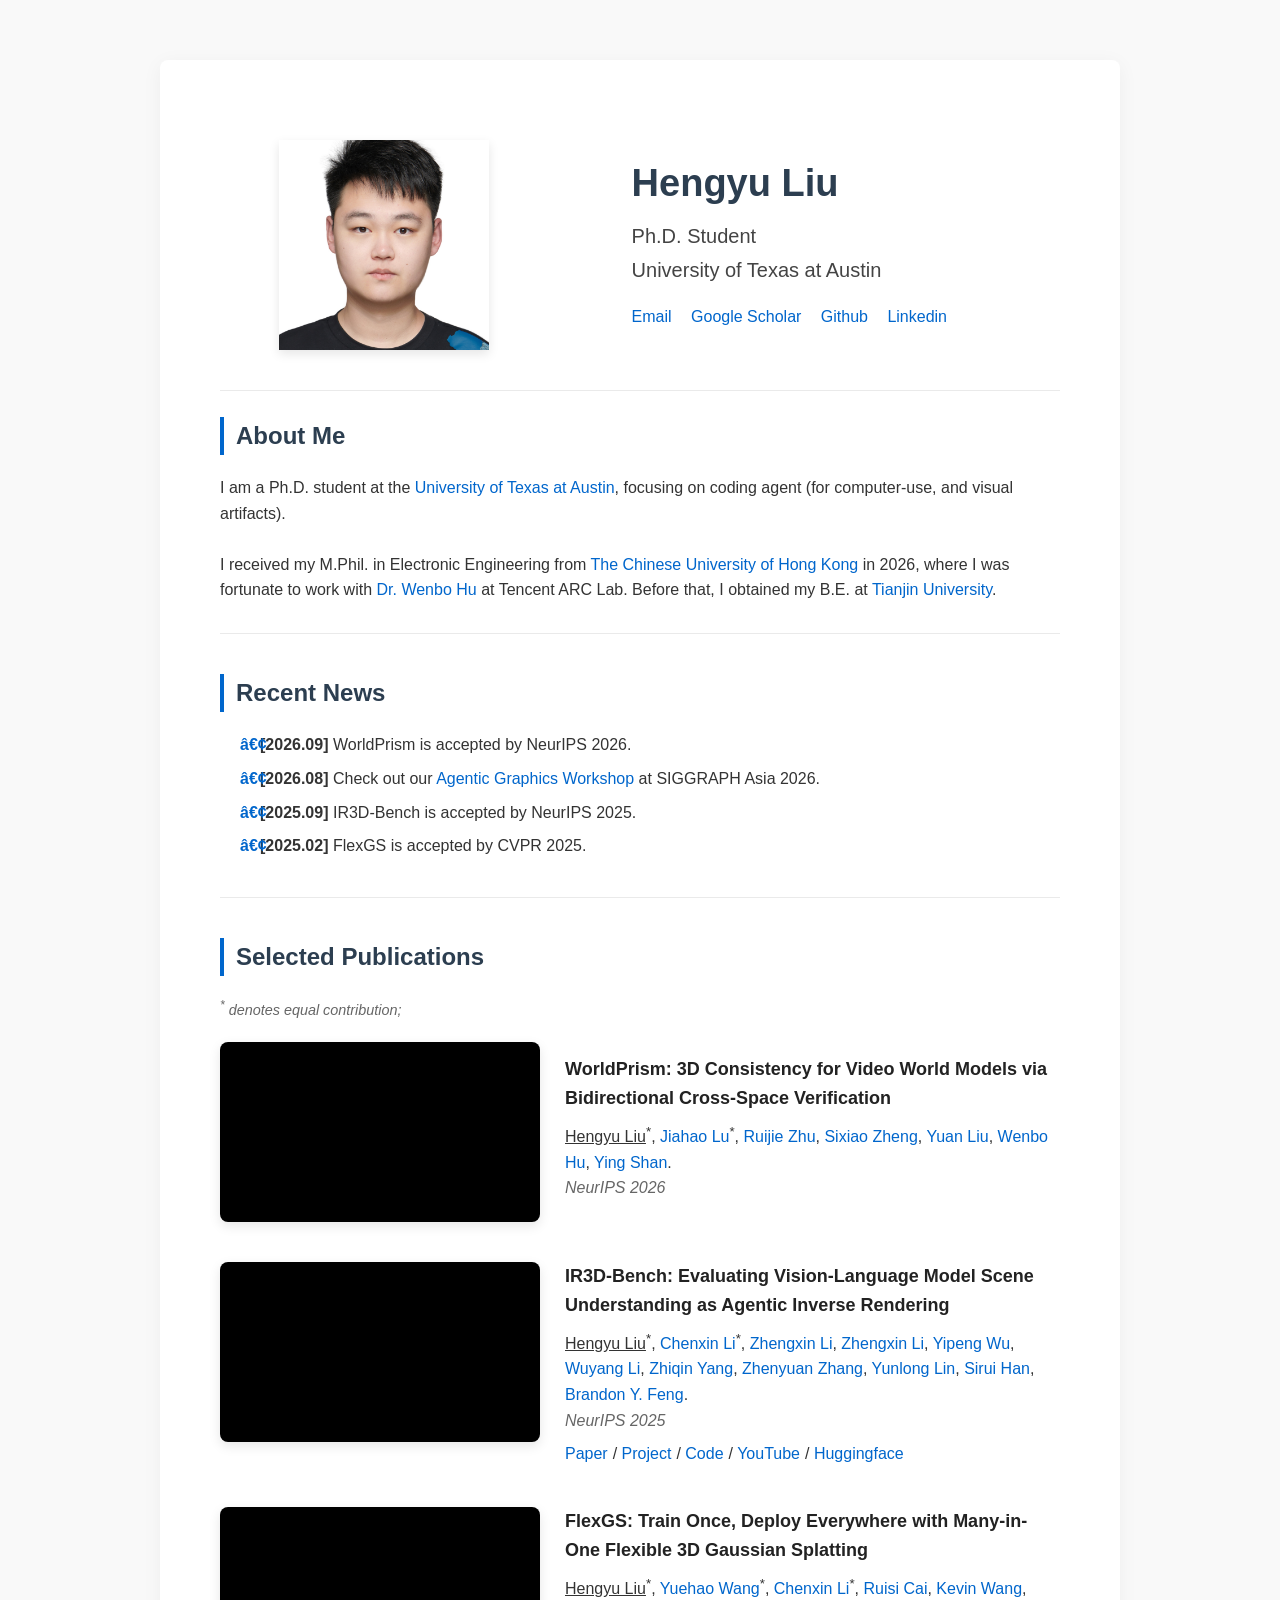
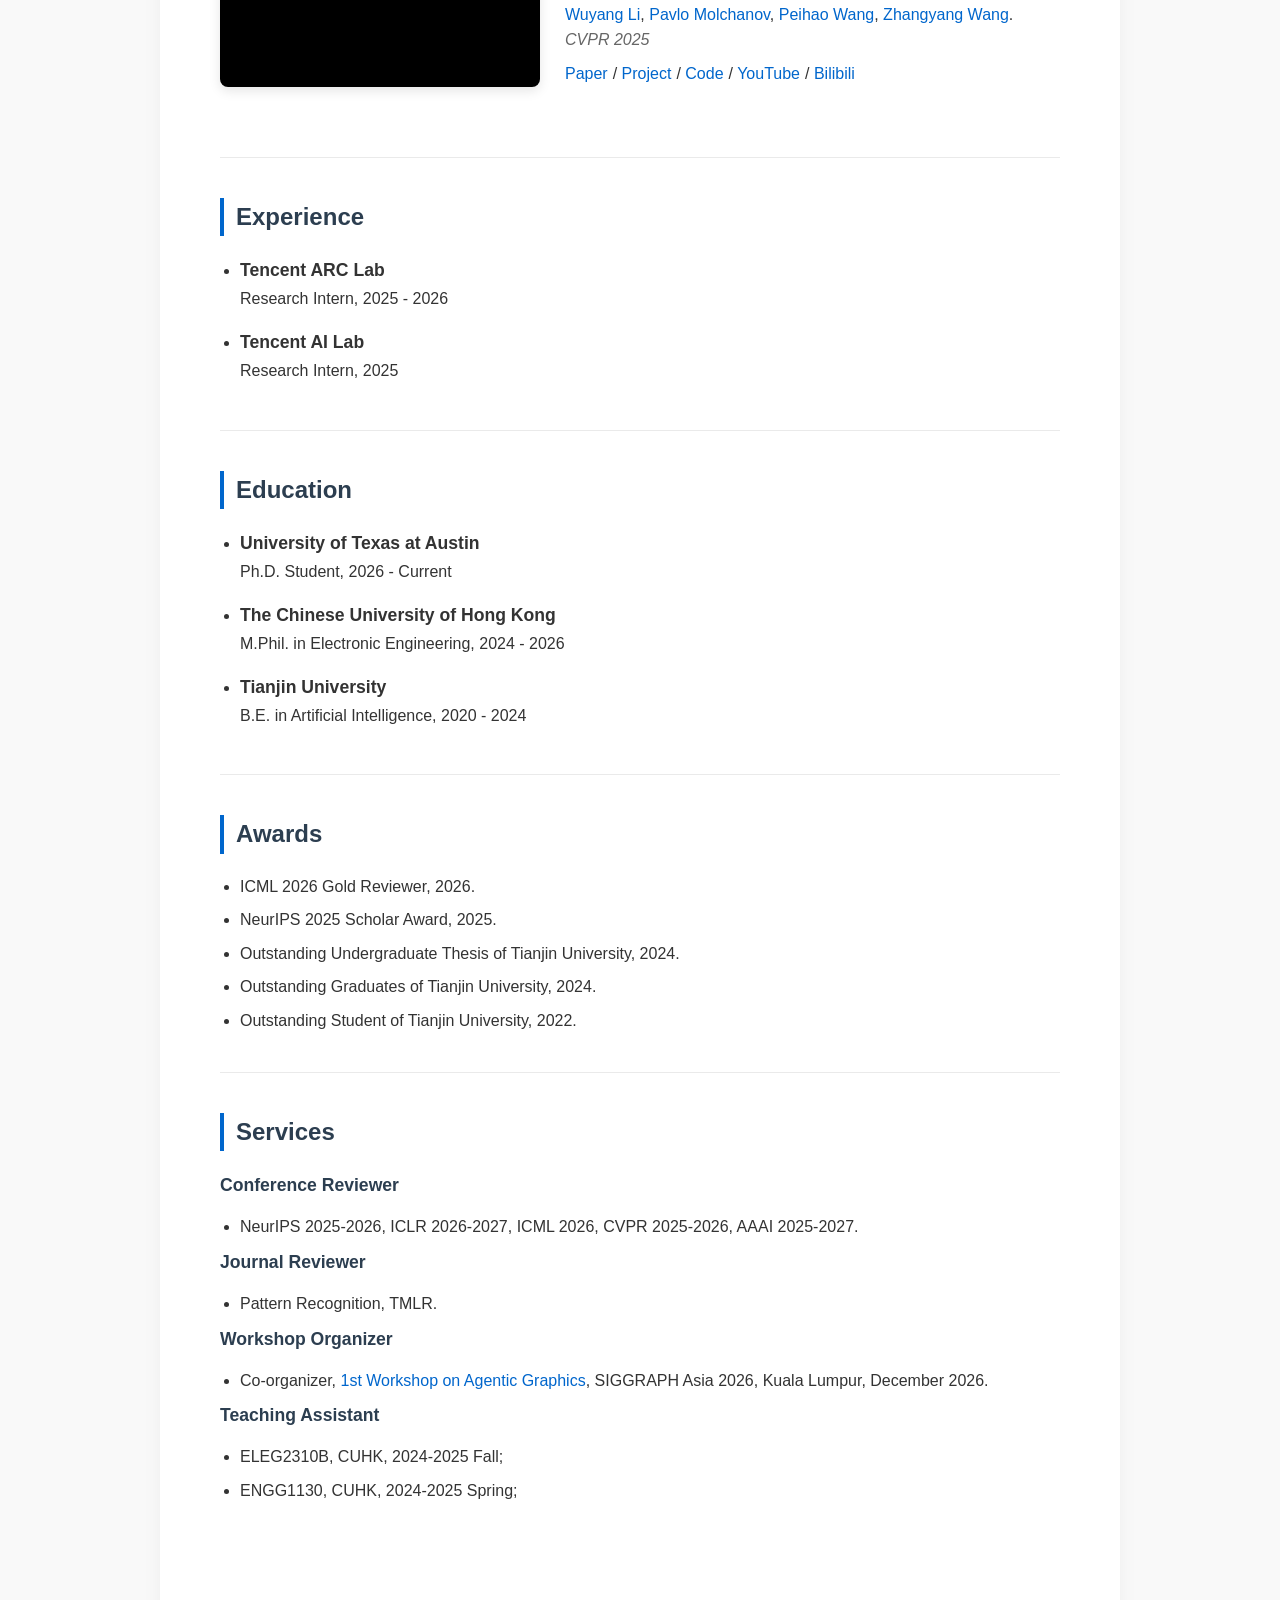
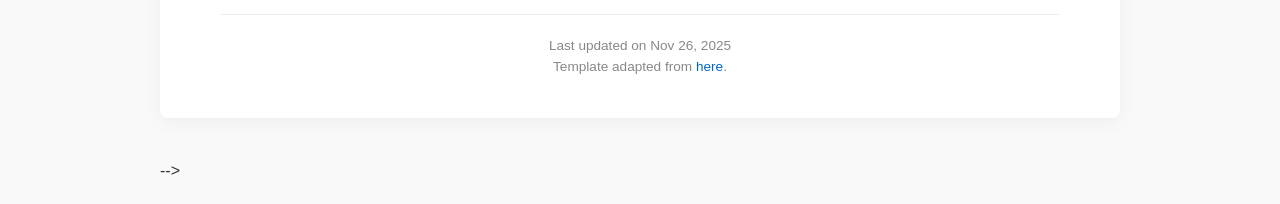
<file: index.html>
<!DOCTYPE html>
<!-- <!DOCTYPE html>
<html lang="en">

<head>
   <meta charset="UTF-8">
   <meta name="viewport" content="width=device-width, initial-scale=1.0">
   <title>Hengyu Liu's Homepage</title>
   <link rel="shortcut icon" href="./pic/cover.ico" type="image/x-icon">
   
   <!-- Google Fonts -->
<link rel="preconnect" href="https://fonts.googleapis.com">
<link rel="preconnect" href="https://fonts.gstatic.com" crossorigin>
<link href="https://fonts.googleapis.com/css2?family=Lato:wght@300;400;700&family=Roboto:wght@300;400;500;700&display=swap" rel="stylesheet">

<style>
/* --- Global Variables & Reset --- */
:root {
--primary-color: #2c3e50;
--accent-color: #0066cc;
--accent-hover: #004499;
--text-color: #333;
--light-text: #666;
--bg-color: #f9f9f9;
--container-bg: #ffffff;
--border-color: #eaeaea;
--spacing-unit: 20px;
}

* {
box-sizing: border-box;
margin: 0;
padding: 0;
}

body {
font-family: 'Lato', 'Roboto', sans-serif;
background-color: var(--bg-color);
color: var(--text-color);
line-height: 1.6;
font-size: 16px;
}

a {
color: var(--accent-color);
text-decoration: none;
transition: color 0.2s ease;
}

a:hover {
color: var(--accent-hover);
text-decoration: underline;
}

/* --- Layout Container --- */
.container {
max-width: 960px;
margin: 40px auto;
background-color: var(--container-bg);
padding: 40px 60px;
box-shadow: 0 4px 20px rgba(0, 0, 0, 0.05);
border-radius: 8px;
}

section {
margin-bottom: 40px;
border-bottom: 1px solid var(--border-color);
padding-bottom: 30px;
}

   
section:last-of-type {
border-bottom: none;
}

h1, h2, h3 {
color: var(--primary-color);
margin-bottom: 15px;
}

h1 { font-size: 2.2rem; font-weight: 700; }
h2 { font-size: 1.5rem; border-left: 4px solid var(--accent-color); padding-left: 12px; margin-bottom: 20px; }
h3 { font-size: 1.1rem; font-weight: 600; }

/* --- Profile Section --- */
.profile-section {
display: flex;           /* 使用弹性布局让图片和文字并排 */
align-items: center;     /* 垂直居中对齐 */
max-width: 1000px;        /* 限制最大宽度 */
margin: 0 auto;          /* 居中显示 */
padding: 40px 0;

/* 【关键修改 1】文字整体向右移动 */
/* 增加 gap 的数值，可以让文字离图片更远，从而视觉上向右移 */
gap: 17%; 
}

.profile-img {
width: 210px;            /* 头像宽度 */
height: 210px;           /* 头像高度 */

object-fit: cover;       /* 防止图片变形 */
box-shadow: 0 4px 10px rgba(0,0,0,0.1); /* 轻微阴影 */
flex-shrink: 0;          /* 防止头像被压缩 */
margin-left: 7%; /* 你可以调整这个值 */
}

/* --- 文字信息容器 --- */
.profile-info {
text-align: left;
}

.profile-info h1 {
font-size: 38px;
font-weight: 700;
color: #2c3e50;

/* 名字下方的间距 */
margin: 0 0 15px 0; 
line-height: 1.2;
}

/* --- 详细信息 (H3) --- */
/* 【关键修改 2】行间距变小 */
.profile-info h3 {
font-size: 20px;
font-weight: 400; /* 去掉加粗，让它看起来更像正文 */
color: #444;

/* 这里控制行间距：上下边距设得很小 */
margin: 0 0 6px 0; 
line-height: 1.4;
}

/* --- 链接区域 --- */
.profile-links {
margin-top: 20px; /* 链接与上方文字的距离 */
}

.profile-links a {
color: #0066cc;
text-decoration: none;
margin-right: 15px; /* 链接之间的间距 */
font-weight: 500;
font-size: 16px;
}

.profile-links a:hover {
text-decoration: underline;
}

/* 手机端适配：屏幕变窄时自动改为上下排列 */
@media (max-width: 768px) {
.profile-section {
flex-direction: column;
text-align: center;
gap: 20px;
}
.profile-info {
text-align: center;
}
}

/* --- News Section --- */
ul { padding-left: 20px; }
li { margin-bottom: 8px; }

.news-list li {
list-style-type: none;
position: relative;
padding-left: 20px;
}
.news-list li::before {
content: "•";
color: var(--accent-color);
font-weight: bold;
position: absolute;
left: 0;
}

.hidden-news { display: none; }

button#show-more-btn {
background-color: transparent;
border: 1px solid var(--accent-color);
color: var(--accent-color);
padding: 6px 12px;
border-radius: 4px;
cursor: pointer;
font-size: 0.9rem;
margin-top: 10px;
transition: all 0.2s;
}

button#show-more-btn:hover {
background-color: var(--accent-color);
color: #fff;
}

/* --- Publications Section --- */
.pub-note {
font-size: 0.9rem;
color: var(--light-text);
margin-bottom: 20px;
font-style: italic;
}

.pub-item {
display: flex;
gap: 25px;
margin-bottom: 30px;
align-items: flex-start;
}

.pub-img-container {
flex-shrink: 0;
width: 220px;
}

.pub-img-container img {
width: 100%;
border-radius: 6px;
box-shadow: 0 2px 8px rgba(0,0,0,0.1);
transition: transform 0.2s;
}

.pub-img-container img:hover {
transform: scale(1.02);
}

.pub-content {
flex-grow: 1;
}

.pub-title {
font-size: 1.1rem;
font-weight: 700;
color: var(--primary-color);
margin-bottom: 6px;
}

.pub-venue {
font-style: italic;
color: var(--light-text);
margin-bottom: 8px;
}

.pub-links a {
margin-right: 12px;
font-size: 0.95rem;
display: inline-block;
}

/* --- Education Section --- */
.edu-list li { margin-bottom: 16px; }
.edu-list li > div { margin-bottom: 2px; }
.edu-school { font-weight: 700; font-size: 1.1rem; }
.edu-date { color: #666; font-size: 0.9rem; }

/* --- Footer --- */
footer {
text-align: center;
font-size: 0.85rem;
color: #888;
margin-top: 60px;
padding-top: 20px;
border-top: 1px solid #eee;
}

/* --- Responsive Design --- */
@media (max-width: 768px) {
.container {
margin: 0;
padding: 20px;
width: 100%;
border-radius: 0;
box-shadow: none;
}

.profile-section {
flex-direction: column;
text-align: center;
gap: 20px;
}

.profile-links {
justify-content: center;
}

.pub-item {
flex-direction: column;
}

.pub-img-container {
width: 100%;
max-width: 300px;
margin-bottom: 10px;
}

}

body {
font-family: 'Segoe UI', Tahoma, Geneva, Verdana, sans-serif;
line-height: 1.6;
color: #333;
max-width: 1000px;
margin: 0 auto;
padding: 20px;
}

/* 单个发表物项目的布局容器 */
.pub-item {
display: flex;          /* 启用弹性布局，让视频和文字并排 */
gap: 25px;              /* 视频和文字之间的间距 */
margin-bottom: 40px;    /* 每个项目之间的垂直间距 */
align-items: flex-start; /* 顶部对齐 */
}

/* 视频容器：统一控制长宽 */
.pub-img-container {
flex: 0 0 320px;        /* 【关键】固定宽度 320px，不随页面缩放 */
height: 180px;          /* 【关键】固定高度 180px，确保上下一致 */

background-color: #000; /* 背景色，防止视频加载前留白 */
border-radius: 8px;     /* 圆角 */
box-shadow: 0 4px 12px rgba(0,0,0,0.1); /* 阴影效果 */
overflow: hidden;       /* 超出圆角的部分隐藏 */
position: relative;
}

/* 视频本身的样式 */
.pub-img-container video {
width: 100%;            /* 撑满容器宽度 */
height: 100%;           /* 撑满容器高度 */
object-fit: cover;      /* 【核心】保持比例填充，多余部分自动裁剪，不拉伸变形 */
display: block;
}

/* 右侧文字内容区域 */
.pub-content {
flex: 1;                /* 占据剩余的所有宽度 */
display: flex;
flex-direction: column;
justify-content: center; /* 让文字块在垂直方向稍微居中一点，或者用 flex-start 靠上 */
min-height: 180px;       /* 最小高度与视频一致，保证排版整齐 */
}

.pub-title {
font-size: 18px;
font-weight: 700;
margin-bottom: 8px;
color: #222;
}

.pub-authors a {
color: #555;
text-decoration: none;
/* border-bottom: 1px solid #ccc; */

/* 强制去除右边距和内边距，防止句号分离 */
margin: 0 !important;
padding: 0 !important;
display: inline; 
}

.pub-venue {
font-style: italic;
color: #666;
margin-bottom: 8px;
}

.pub-content a {
color: #0066cc;
text-decoration: none;
margin-right: 5px;
}

.pub-content a:hover {
text-decoration: underline;
}

/* 移动端适配：屏幕变窄时改为上下排列 */
@media (max-width: 768px) {
.pub-item {
flex-direction: column;
}
.pub-img-container {
width: 100%;
flex: none;
height: auto;
aspect-ratio: 16/9; /* 移动端保持16:9比例 */
}
.pub-content {
min-height: auto;
}
}
</style>
</head>

<body>

<div class="container">
<!-- Profile Section -->
<section class="profile-section">
<img class="profile-img" src="./pic/3.jpg" alt="Hengyu Liu" onerror="this.src='https://via.placeholder.com/180?text=Avatar'">
<div class="profile-info">
<h1>Hengyu Liu</h1>
<!-- <h3 class="profile-chinese-name">刘恒宇</h3> -->
<h3>Ph.D. Student</h3>
<h3>University of Texas at Austin</h3>
<h3></h3>
<div class="profile-links">
<a href="mailto:hy.liu321@utexas.edu">Email</a>
<a href="https://scholar.google.com/citations?user=UiejE-oAAAAJ&hl=en">Google Scholar</a>
<!-- <a href="#">CV</a> -->
<a href="https://github.com/LiuHengyu321">Github</a>
<a href="https://www.linkedin.com/in/hengyu-liu-109492309/">Linkedin</a>
</div>
</div>
</section>

<br>
<!-- About Section -->
<section>
<h2>About Me</h2>
<p>
I am a Ph.D. student at the <a href="https://www.utexas.edu/"> University of Texas at Austin</a>, focusing on coding agent (for computer-use, and visual artifacts).
<br> <br>
I received my M.Phil. in Electronic Engineering from <a href="https://www.ee.cuhk.edu.hk/en-gb/">The Chinese University of Hong Kong</a> in 2026,
where I was fortunate to work with <a href="https://wbhu.github.io/"> Dr. Wenbo Hu</a> at Tencent ARC Lab.
Before that, I obtained my B.E. at <a href="https://www.tju.edu.cn/">Tianjin University</a>.
<!-- where I had the honor to work closely with Prof. <a href="http://cic.tju.edu.cn/faculty/zhangchangqing/research.html">Changqing Zhang</a>. -->
</p>
<!-- <br> -->
<!-- <p>
               I'm currently focusing on 3D Computer Vision and its interaction with Video World Model.
           </p> -->
</section>

<!-- News Section -->
<section>
<h2>Recent News</h2>
<ul class="news-list" id="news-list">
<li><strong>[2026.09]</strong> WorldPrism is accepted by NeurIPS 2026.</li>
<li><strong>[2026.08]</strong> Check out our  <a href="https://agenticgraphics.github.io/" target="_blank" rel="noopener">Agentic Graphics Workshop</a> at SIGGRAPH Asia 2026.</li>
<!-- <li><strong>[2026.08]</strong> I start my Ph.D. journey at UT Austin.</li> -->
<!-- <li><strong>[2026.04]</strong> I pass my M.Phil. Oral Defense.</li> -->
<li><strong>[2025.09]</strong> IR3D-Bench is accepted by NeurIPS 2025.</li>
<li><strong>[2025.02]</strong> FlexGS is accepted by CVPR 2025.</li>
<!-- <li><strong>[2025.01]</strong> Hide-In-Motion is accepted by ICRA 2025.</li> -->
<!-- <li><strong>[2025.01]</strong> InstantSplamp is accepted by ICLR 2025.</li> -->
<!-- <li><strong>[2024.07]</strong> LGS, Endora is accepted by MICCAI 2024.</li> -->
</ul>
</section>

<!-- Publications Section -->
<section>
<h2>Selected Publications</h2>
<!-- My research currently focusing on Vision-Language Model and 3D Computer Vision. Below are my publications. -->
<div class="pub-note"><sup>*</sup> denotes equal contribution;</div>


<!-- Item 2 -->
<div class="pub-item">
<div class="pub-img-container">
<video autoplay loop muted playsinline>
<source src="media/demo_video.mp4" type="video/mp4">
Your browser does not support the video tag.
</video>
</div>
<div class="pub-content">
<div class="pub-title">WorldPrism: 3D Consistency for Video World Models via Bidirectional Cross-Space Verification</div>
<div class="pub-authors">
<u>Hengyu Liu</u><sup>*</sup>, 
<a href="https://scholar.google.com/citations?user=cRpteW4AAAAJ&hl=zh-CN">Jiahao Lu</a><sup>*</sup>, 
<a href="https://ruijiezhu94.github.io/ruijiezhu/">Ruijie Zhu</a>, 
<a href="https://sixiaozheng.github.io/">Sixiao Zheng</a>,
<a href="https://liuyuan-pal.github.io/">Yuan Liu</a>,
<a href="https://wbhu.github.io/">Wenbo Hu</a>,
<a href="https://www.linkedin.com/in/yingshanprofile/">Ying Shan</a>.
</div>
<div class="pub-venue">NeurIPS 2026</div>
<!-- <div>
<a href="https://arxiv.org/abs/2506.04174">Paper</a>/
<a href="https://flexgs.github.io/">Project</a>/
<a href="https://github.com/LiuHengyu321/FlexGS">Code</a>/
<a href="https://www.youtube.com/watch?v=k6aDJUfxs4Q">YouTube</a>/
<a href="https://www.bilibili.com/video/BV1tMKwz7E5h/?spm_id_from=333.337.search-card.all.click&vd_source=93eefe5f49ec3d245c36a0e355fd2183">Bilibili</a>
</div> -->
</div>
</div>

<!-- Item 2 -->

<div class="pub-item">
<div class="pub-img-container">
<video autoplay loop muted playsinline>
<source src="https://ir3d-bench.github.io/static/img/ir3d-demo1.webm" type="video/mp4">
Your browser does not support the video tag.
</video>
</div>
<div class="pub-content">
<div class="pub-title">IR3D-Bench: Evaluating Vision-Language Model Scene Understanding as Agentic Inverse Rendering</div>
<div class="pub-authors">
<u>Hengyu Liu</u><sup>*</sup>, 
<a href="https://chenxinli001.github.io/">Chenxin Li</a><sup>*</sup>,
<a href="https://github.com/Lizx123456">Zhengxin Li</a>,
<a href="https://github.com/Lizx123456">Zhengxin Li</a>,
<a href="https://github.com/wind-bell999">Yipeng Wu</a>, <br>
<a href="https://wymancv.github.io/wuyang.github.io/">Wuyang Li</a>,
<a href="https://visitworld123.github.io/">Zhiqin Yang</a>,
<a href="https://openreview.net/profile?id=~Zhenyuan_Zhang2">Zhenyuan Zhang</a>,
<a href="https://lyl1015.github.io/">Yunlong Lin</a>,
<a href="https://facultyprofiles.hkust.edu.hk/profiles.php?profile=sirui-han-siruihan">Sirui Han</a>,
<a href="https://brandonyfeng.github.io/">Brandon Y. Feng</a>.
</div>
<div class="pub-venue">NeurIPS 2025</div>
<div>
<a href="https://arxiv.org/abs/2506.23329">Paper</a>/
<a href="https://ir3d-bench.github.io/">Project</a>/
<a href="https://github.com/LiuHengyu321/IR3D-Bench">Code</a>/
<a href="https://youtu.be/tuFEgTn0gnM">YouTube</a>/
<a href="https://huggingface.co/datasets/Piang/IR3D-bench">Huggingface</a>
</div>
</div>
</div>

<!-- Item 2 -->
<div class="pub-item">
<div class="pub-img-container">
<video autoplay loop muted playsinline>
<source src="https://flexgs.github.io/media/demo_video_updated.mp4" type="video/mp4">
Your browser does not support the video tag.
</video>
</div>
<div class="pub-content">
<div class="pub-title">FlexGS: Train Once, Deploy Everywhere with Many-in-One Flexible 3D Gaussian Splatting</div>
<div class="pub-authors">
<u>Hengyu Liu</u><sup>*</sup>, 
<a href="https://yuehaolab.com/">Yuehao Wang</a><sup>*</sup>, 
<a href="https://chenxinli001.github.io/">Chenxin Li</a><sup>*</sup>, 
<a href="https://cairuisi.github.io/">Ruisi Cai</a>,
<a href="https://www.kevin-ai.com/">Kevin Wang</a>,
<a href="https://wymancv.github.io/wuyang.github.io/">Wuyang Li</a>,
<a href="https://www.pmolchanov.com/">Pavlo Molchanov</a>,
<a href="https://peihaowang.github.io/">Peihao Wang</a>,
<a href="https://www.ece.utexas.edu/people/faculty/atlas-wang">Zhangyang Wang</a>.
</div>
<div class="pub-venue">CVPR 2025</div>
<div>
<a href="https://arxiv.org/abs/2506.04174">Paper</a>/
<a href="https://flexgs.github.io/">Project</a>/
<a href="https://github.com/LiuHengyu321/FlexGS">Code</a>/
<a href="https://www.youtube.com/watch?v=k6aDJUfxs4Q">YouTube</a>/
<a href="https://www.bilibili.com/video/BV1tMKwz7E5h/?spm_id_from=333.337.search-card.all.click&vd_source=93eefe5f49ec3d245c36a0e355fd2183">Bilibili</a>
</div>
</div>
</div>

<!-- Paper 2 -->
<!-- <div class="pub-item">
               <div class="pub-img-container">
                   <img src="./paper_img/instantsplamp.png" alt="InstantSplamp" onerror="this.src='https://via.placeholder.com/300x180?text=InstantSplamp'">
               </div>
               <div class="pub-content">
                   <div class="pub-title">InstantSplamp: Fast and Generalizable Stenography Framework for Generative Gaussian Splatting</div>
                   <div class="pub-authors">
                       Chenxin Li<sup>*</sup>, <strong>Hengyu Liu<sup>*</sup></strong>, Zhiwen Fan, Wuyang Li, Yifan Liu, Panwang Pan, Yixuan Yuan.
                   </div>
                   <div class="pub-venue">ICLR 2025</div>
                   <div class="pub-links">
                       <a href="https://proceedings.iclr.cc/paper_files/paper/2025/hash/1e1cf05517b959c1ce5934734efc421b-Abstract-Conference.html">[Paper]</a>
                       <a href="https://gaussian-stego.github.io/">[Project]</a>
                       <a href="https://github.com/CUHK-AIM-Group/InstantSplamp">[Code]</a>
                   </div>
               </div>
           </div> -->

<!-- Paper 3 -->
<!-- <div class="pub-item">
               <div class="pub-img-container">
                   <img src="./paper_img/hide-in-motion.jpg" alt="Hide-in-Motion" onerror="this.src='https://via.placeholder.com/300x180?text=Hide-in-Motion'">
               </div>
               <div class="pub-content">
                   <div class="pub-title">Hide-in-Motion: Embedding Steganographic Copyright Information into 4D Gaussian Splatting Assets</div>
                   <div class="pub-authors">
                       <strong>Hengyu Liu<sup>*</sup></strong>, Chenxin Li<sup>*</sup>, Wentao Pan, Zhiqin Yang, Yifeng Yang, Yifan Liu, Wuyang Li, Yixuan Yuan.
                   </div>
                   <div class="pub-venue">ICRA 2025</div>
                   <div class="pub-links">
                       <a href="https://ieeexplore.ieee.org/abstract/document/11128285">[Paper]</a>
                   </div>
               </div>
           </div> -->

<!-- Paper 4 -->
<!-- <div class="pub-item">
               <div class="pub-img-container">
                   <img src="./paper_img/lgs.png" alt="LGS" onerror="this.src='https://via.placeholder.com/300x180?text=LGS'">
               </div>
               <div class="pub-content">
                   <div class="pub-title">LGS: A Light-weight 4D Gaussian Splatting for Efficient Surgical Scene Reconstruction</div>
                   <div class="pub-authors">
                       <strong>Hengyu Liu<sup>*</sup></strong>, Yifan Liu<sup>*</sup>, Chenxin Li<sup>*</sup>, Wuyang Li, Yixuan Yuan.
                   </div>
                   <div class="pub-venue">MICCAI 2024</div>
                   <div class="pub-links">
                       <a href="https://arxiv.org/abs/2406.16073">[Paper]</a>
                       <a href="https://lgs-endo.github.io/">[Project]</a>
                       <a href="https://github.com/CUHK-AIM-Group/LGS">[Code]</a>
                   </div>
               </div>
           </div> -->

</section>

<section>
<h2>Experience</h2>
<ul class="edu-list">
<li>
<div class="edu-school">Tencent ARC Lab</div>
<div>Research Intern, 2025 - 2026</div>
</li>
<li>
<div class="edu-school">Tencent AI Lab</div>
<div>Research Intern, 2025</div>
</li>
</ul>
</section>

<!-- Education Section -->
<section>
<h2>Education</h2>
<ul class="edu-list">
<li>
<div class="edu-school">University of Texas at Austin</div>
<div>Ph.D. Student, 2026 - Current</div>
<!-- <div class="edu-date">/div> -->
</li>
<li>
<div class="edu-school">The Chinese University of Hong Kong</div>
<div>M.Phil. in Electronic Engineering, 2024 - 2026</div>
<!-- <div class="edu-date">Sep. 2024 - Jul. 2026</div> -->
</li>
<li>
<div class="edu-school">Tianjin University</div>
<div>B.E. in Artificial Intelligence, 2020 - 2024</div>
<!-- <div class="edu-date">Sep. 2020 - Jul. 2024</div> -->
<!-- <div style="font-size: 0.9rem;">GPA: 3.93/4.00, Ranking: 1/69</div> -->
</li>
</ul>
</section>


<!-- Awards Section -->
<section>
<h2>Awards</h2>
<ul>
<li>ICML 2026 Gold Reviewer, 2026.</li>
<li>NeurIPS 2025 Scholar Award, 2025.</li>
<li>Outstanding Undergraduate Thesis of Tianjin University, 2024.</li>
<li>Outstanding Graduates of Tianjin University, 2024.</li>
<li>Outstanding Student of Tianjin University, 2022.</li>
</ul>
</section>

<!-- Services Section -->
<section>
<h2>Services</h2>
<h3>Conference Reviewer</h3>
<ul>
<li>NeurIPS 2025-2026, ICLR 2026-2027, ICML 2026, CVPR 2025-2026, AAAI 2025-2027.</li>
</ul>
<h3>Journal Reviewer</h3>
<ul>
<li>Pattern Recognition, TMLR.</li> 
</ul>
<h3> Workshop Organizer</h3>
<ul>
<li>Co-organizer, <a href="https://agenticgraphics.github.io/" target="_blank" rel="noopener">1st Workshop on Agentic Graphics</a>, SIGGRAPH Asia 2026, Kuala Lumpur, December 2026.</li>
</ul>
<h3>Teaching Assistant</h3>
<ul>
<li>ELEG2310B, CUHK, 2024-2025 Fall;</li>
<li>ENGG1130, CUHK, 2024-2025 Spring;</li>
</ul>


<div style="margin-top: 20px;">
<script type="text/javascript" id="clustrmaps" src="//clustrmaps.com/map_v2.js?d=IkOFG16vHZE12ExtgOnXo1JCutw8o4DHsDARY-SW9b4&cl=ffffff&w=a"></script>
</div>
</section>

<!-- Footer -->
<footer>
<p>Last updated on <time datetime="2025-11-26">Nov 26, 2025</time></p>
<p>Template adapted from <a href="https://www.xzhou.me/">here</a>.</p>
</footer>
</div>

<script>
// Logic for "Show More" button in News section
document.getElementById('show-more-btn').addEventListener('click', function() {
const hiddenItems = document.querySelectorAll('.hidden-news');
hiddenItems.forEach(item => {
item.style.display = 'list-item';
// Optional: add a small fade-in effect
item.style.opacity = 0;
setTimeout(() => item.style.opacity = 1, 50);
item.style.transition = 'opacity 0.5s';
});
this.style.display = 'none'; 
});
</script>
</body>
</html>
</html> -->
</file>
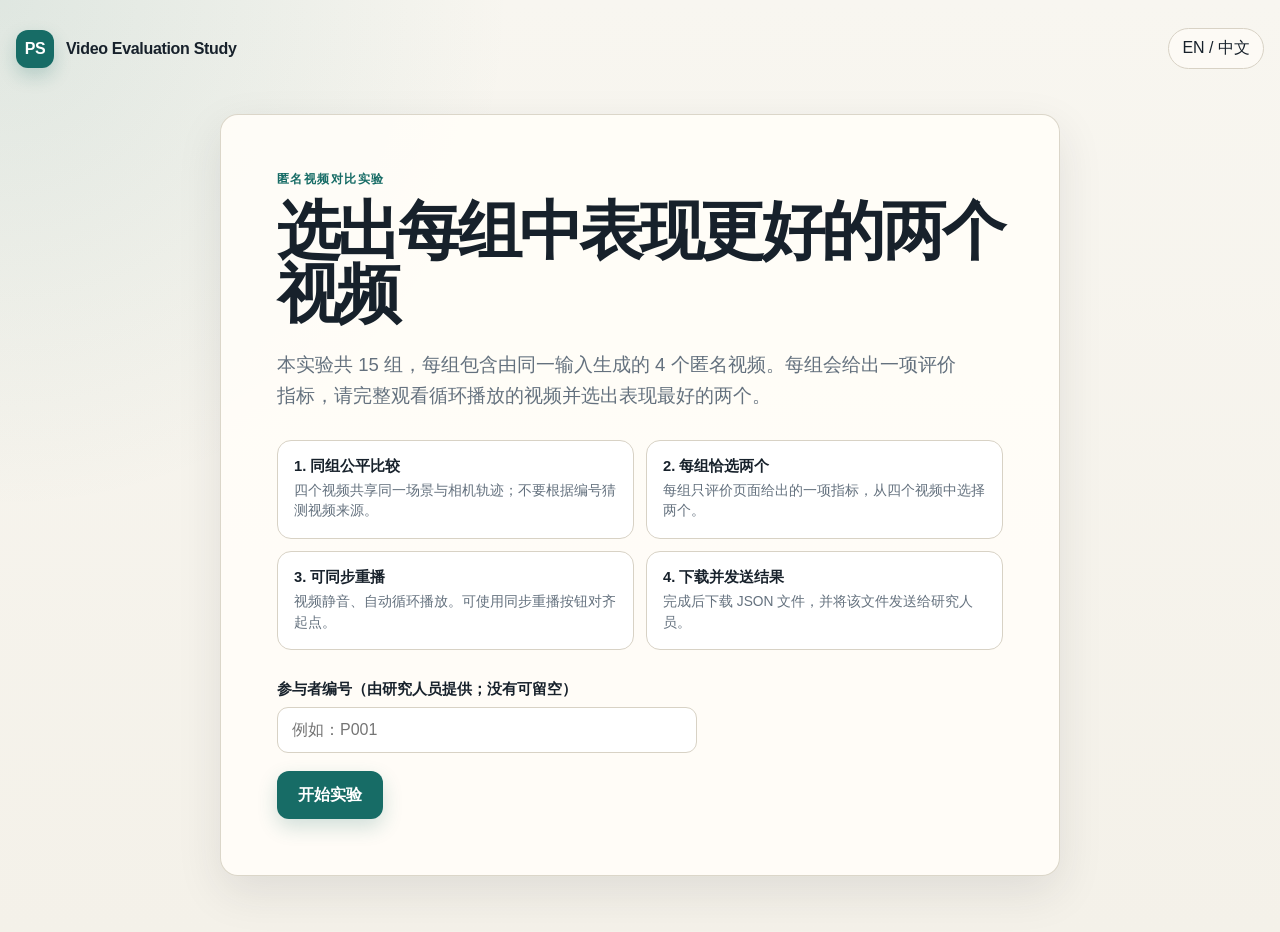
<file: p-survey/index.html>
<!doctype html>
<html lang="zh-CN">
<head>
  <meta charset="utf-8">
  <meta name="viewport" content="width=device-width, initial-scale=1">
  <meta name="color-scheme" content="light">
  <title>World Model Video User Study</title>
  <style>
    :root {
      --ink: #17212b;
      --muted: #64717e;
      --paper: #f4f1e9;
      --card: #fffdf8;
      --line: #d8d2c5;
      --accent: #176c66;
      --accent-dark: #10534e;
      --accent-soft: #dceee9;
      --danger: #a33a33;
      --shadow: 0 16px 45px rgba(37, 44, 49, .1);
      --radius: 18px;
    }

    * { box-sizing: border-box; }

    html { scroll-behavior: smooth; }

    body {
      margin: 0;
      color: var(--ink);
      background:
        radial-gradient(circle at 0 0, rgba(23, 108, 102, .11), transparent 32rem),
        linear-gradient(180deg, #f8f6f0 0, var(--paper) 100%);
      font-family: Inter, ui-sans-serif, -apple-system, BlinkMacSystemFont, "Segoe UI",
        "PingFang SC", "Hiragino Sans GB", "Microsoft YaHei", Arial, sans-serif;
      min-height: 100vh;
    }

    button, input { font: inherit; }

    button {
      border: 0;
      cursor: pointer;
    }

    button:focus-visible,
    input:focus-visible,
    .video-choice:focus-within {
      outline: 3px solid rgba(23, 108, 102, .28);
      outline-offset: 3px;
    }

    .shell {
      width: min(1480px, calc(100% - 32px));
      margin: 0 auto;
      padding: 28px 0 56px;
    }

    .topbar {
      display: flex;
      align-items: center;
      justify-content: space-between;
      gap: 20px;
      margin-bottom: 24px;
    }

    .brand {
      display: flex;
      align-items: center;
      gap: 12px;
      font-weight: 800;
      letter-spacing: -.02em;
    }

    .brand-mark {
      width: 38px;
      height: 38px;
      border-radius: 12px;
      display: grid;
      place-items: center;
      color: white;
      background: var(--accent);
      box-shadow: 0 8px 18px rgba(23, 108, 102, .22);
    }

    .lang-button {
      padding: 9px 13px;
      border: 1px solid var(--line);
      border-radius: 999px;
      color: var(--ink);
      background: rgba(255, 253, 248, .7);
    }

    .panel {
      border: 1px solid rgba(216, 210, 197, .9);
      border-radius: var(--radius);
      background: rgba(255, 253, 248, .92);
      box-shadow: var(--shadow);
    }

    .intro {
      max-width: 840px;
      margin: 5vh auto 0;
      padding: clamp(28px, 5vw, 56px);
    }

    .eyebrow {
      margin: 0 0 12px;
      color: var(--accent);
      font-size: .78rem;
      font-weight: 850;
      letter-spacing: .12em;
      text-transform: uppercase;
    }

    h1 {
      margin: 0;
      font-size: clamp(2rem, 5vw, 4.35rem);
      line-height: .99;
      letter-spacing: -.055em;
      max-width: 760px;
    }

    .lede {
      margin: 22px 0 28px;
      max-width: 680px;
      color: var(--muted);
      font-size: clamp(1rem, 2vw, 1.16rem);
      line-height: 1.7;
    }

    .instruction-grid {
      display: grid;
      grid-template-columns: repeat(2, minmax(0, 1fr));
      gap: 12px;
      margin: 0 0 30px;
    }

    .instruction {
      padding: 16px;
      border: 1px solid var(--line);
      border-radius: 14px;
      background: #fff;
    }

    .instruction strong {
      display: block;
      margin-bottom: 5px;
      font-size: .92rem;
    }

    .instruction span {
      color: var(--muted);
      font-size: .86rem;
      line-height: 1.5;
    }

    .field {
      display: grid;
      gap: 8px;
      margin-bottom: 18px;
    }

    .field label {
      font-weight: 750;
      font-size: .92rem;
    }

    .field input {
      width: min(100%, 420px);
      padding: 13px 14px;
      border: 1px solid var(--line);
      border-radius: 11px;
      color: var(--ink);
      background: white;
    }

    .primary {
      min-height: 48px;
      padding: 0 21px;
      border-radius: 12px;
      color: white;
      background: var(--accent);
      font-weight: 800;
      box-shadow: 0 8px 20px rgba(23, 108, 102, .2);
    }

    .primary:hover { background: var(--accent-dark); }
    .primary:disabled { opacity: .48; cursor: not-allowed; box-shadow: none; }

    .secondary {
      min-height: 44px;
      padding: 0 15px;
      border: 1px solid var(--line);
      border-radius: 11px;
      color: var(--ink);
      background: #fff;
      font-weight: 700;
    }

    .study { display: none; }

    .study-header {
      position: sticky;
      top: 0;
      z-index: 20;
      margin: 0 -10px 20px;
      padding: 12px 10px;
      background: rgba(244, 241, 233, .9);
      backdrop-filter: blur(14px);
    }

    .study-header-inner {
      display: grid;
      grid-template-columns: 1fr minmax(180px, 420px) auto;
      align-items: center;
      gap: 18px;
    }

    .task-count {
      font-size: .88rem;
      font-weight: 800;
    }

    .progress-track {
      height: 8px;
      overflow: hidden;
      border-radius: 999px;
      background: #dcd7cc;
    }

    .progress-bar {
      width: 0;
      height: 100%;
      border-radius: inherit;
      background: var(--accent);
      transition: width .28s ease;
    }

    .header-actions { display: flex; gap: 8px; }

    .task-head {
      display: flex;
      justify-content: space-between;
      gap: 20px;
      align-items: flex-end;
      margin: 8px 0 16px;
    }

    .task-head h2 {
      margin: 0 0 5px;
      font-size: clamp(1.55rem, 3vw, 2.35rem);
      letter-spacing: -.035em;
    }

    .task-head p {
      margin: 0;
      color: var(--muted);
      line-height: 1.5;
    }

    .sync-controls {
      display: flex;
      gap: 8px;
      flex-wrap: wrap;
      justify-content: flex-end;
    }

    .video-grid {
      display: grid;
      grid-template-columns: repeat(4, minmax(0, 1fr));
      gap: 12px;
      margin-bottom: 18px;
    }

    .video-grid.mosaic-mode {
      display: block;
      width: min(100%, 1120px);
      margin: 0 auto 18px;
    }

    .mosaic-player {
      position: relative;
      overflow: hidden;
      aspect-ratio: 16 / 9;
      border-radius: 16px;
      background: #0e1113;
      box-shadow: 0 12px 34px rgba(19, 25, 29, .2);
    }

    .mosaic-player video {
      object-fit: contain;
    }

    .mosaic-player .mosaic-label-a { top: 10px; left: 10px; }
    .mosaic-player .mosaic-label-b { top: 10px; left: calc(50% + 10px); }
    .mosaic-player .mosaic-label-c { top: calc(50% + 10px); left: 10px; }
    .mosaic-player .mosaic-label-d { top: calc(50% + 10px); left: calc(50% + 10px); }

    .mosaic-choice-grid {
      display: grid;
      grid-template-columns: repeat(4, minmax(0, 1fr));
      gap: 12px;
      margin-top: 12px;
    }

    .mosaic-choice-grid .video-card {
      background: #fff;
    }

    .video-card {
      overflow: hidden;
      border: 2px solid transparent;
      border-radius: 15px;
      background: #15191c;
      box-shadow: 0 9px 26px rgba(19, 25, 29, .15);
      transition: border-color .18s, transform .18s;
    }

    .video-card.selected {
      border-color: var(--accent);
      transform: translateY(-2px);
    }

    .video-wrap {
      position: relative;
      aspect-ratio: 16 / 10;
      overflow: hidden;
      background: #0e1113;
    }

    video {
      width: 100%;
      height: 100%;
      display: block;
      object-fit: contain;
      background: #0e1113;
    }

    .video-label {
      position: absolute;
      left: 10px;
      top: 10px;
      display: grid;
      place-items: center;
      width: 34px;
      height: 34px;
      border-radius: 50%;
      color: #10201e;
      background: rgba(255, 255, 255, .9);
      font-weight: 900;
      box-shadow: 0 4px 12px rgba(0, 0, 0, .22);
      pointer-events: none;
    }

    .select-row {
      padding: 10px;
      background: #fff;
    }

    .video-choice {
      width: 100%;
      min-height: 40px;
      display: flex;
      align-items: center;
      justify-content: center;
      gap: 8px;
      border-radius: 9px;
      color: var(--ink);
      background: #f1eee7;
      font-size: .86rem;
      font-weight: 800;
      transition: color .18s, background .18s;
    }

    .video-card.selected .video-choice {
      color: var(--accent-dark);
      background: var(--accent-soft);
    }

    .video-choice input {
      position: absolute;
      opacity: 0;
      pointer-events: none;
    }

    .questions {
      padding: 20px;
    }

    .questions-title {
      display: flex;
      align-items: center;
      justify-content: space-between;
      gap: 14px;
      margin-bottom: 14px;
    }

    .questions-title h3 { margin: 0; font-size: 1.05rem; }

    .selection-status {
      color: var(--muted);
      font-size: .84rem;
      font-weight: 750;
    }

    .metric-tabs {
      display: grid;
      grid-template-columns: repeat(4, minmax(0, 1fr));
      gap: 8px;
    }

    .metric-tabs.single {
      grid-template-columns: 1fr;
    }

    .metric-tab {
      position: relative;
      min-height: 92px;
      padding: 13px;
      text-align: left;
      border: 1px solid var(--line);
      border-radius: 12px;
      color: var(--ink);
      background: #fff;
    }

    .metric-tab.active {
      border-color: var(--accent);
      background: var(--accent-soft);
    }

    .metric-tab.done::after {
      content: "✓";
      position: absolute;
      top: 9px;
      right: 10px;
      color: var(--accent);
      font-weight: 900;
    }

    .metric-index {
      display: block;
      margin-bottom: 6px;
      color: var(--accent);
      font-size: .7rem;
      font-weight: 900;
      letter-spacing: .08em;
    }

    .metric-name {
      display: block;
      padding-right: 14px;
      font-size: .86rem;
      font-weight: 850;
      line-height: 1.35;
    }

    .metric-help {
      margin: 15px 0 0;
      padding: 13px 15px;
      border-left: 3px solid var(--accent);
      color: var(--muted);
      background: #f7f5ef;
      font-size: .9rem;
      line-height: 1.6;
    }

    .motion-guide {
      display: flex;
      align-items: center;
      gap: 13px;
      margin-top: 12px;
      padding: 14px 16px;
      border: 1px solid #b9d7d1;
      border-radius: 12px;
      color: var(--accent-dark);
      background: var(--accent-soft);
    }

    .motion-guide[hidden] { display: none; }

    .motion-symbol {
      flex: 0 0 auto;
      display: grid;
      place-items: center;
      min-width: 48px;
      height: 38px;
      padding: 0 9px;
      border-radius: 9px;
      color: white;
      background: var(--accent);
      font-size: 1.2rem;
      font-weight: 900;
    }

    .motion-guide strong {
      display: block;
      margin-bottom: 3px;
      font-size: .91rem;
    }

    .motion-guide span:last-child {
      font-size: .87rem;
      line-height: 1.5;
    }

    .task-footer {
      display: flex;
      align-items: center;
      justify-content: space-between;
      gap: 14px;
      margin-top: 18px;
    }

    .error {
      min-height: 22px;
      margin: 0;
      color: var(--danger);
      font-size: .88rem;
      font-weight: 700;
    }

    .nav-actions { display: flex; gap: 8px; }

    .finish {
      display: none;
      max-width: 760px;
      margin: 7vh auto 0;
      padding: clamp(30px, 6vw, 60px);
      text-align: center;
    }

    .finish-icon {
      width: 62px;
      height: 62px;
      display: grid;
      place-items: center;
      margin: 0 auto 18px;
      border-radius: 50%;
      color: white;
      background: var(--accent);
      font-size: 1.7rem;
      font-weight: 900;
    }

    .finish h2 {
      margin: 0;
      font-size: clamp(2rem, 5vw, 3.5rem);
      letter-spacing: -.05em;
    }

    .finish p {
      max-width: 560px;
      margin: 16px auto 26px;
      color: var(--muted);
      line-height: 1.7;
    }

    .finish-actions {
      display: flex;
      justify-content: center;
      gap: 10px;
      flex-wrap: wrap;
    }

    .privacy-note {
      margin-top: 16px !important;
      font-size: .82rem;
    }

    @media (max-width: 1060px) {
      .video-grid:not(.mosaic-mode) { grid-template-columns: repeat(2, minmax(0, 1fr)); }
      .metric-tabs { grid-template-columns: repeat(2, minmax(0, 1fr)); }
    }

    @media (max-width: 700px) {
      .shell { width: min(100% - 20px, 1480px); padding-top: 16px; }
      .topbar { margin-bottom: 14px; }
      .intro { margin-top: 2vh; padding: 25px 19px; }
      .instruction-grid { grid-template-columns: 1fr; }
      .study-header-inner { grid-template-columns: 1fr auto; }
      .progress-track { grid-column: 1 / -1; grid-row: 2; }
      .header-actions .secondary:first-child { display: none; }
      .task-head { align-items: flex-start; flex-direction: column; }
      .sync-controls { justify-content: flex-start; }
      .video-grid { gap: 8px; }
      .mosaic-choice-grid { grid-template-columns: repeat(2, minmax(0, 1fr)); gap: 8px; }
      .video-label { width: 29px; height: 29px; font-size: .8rem; }
      .select-row { padding: 7px; }
      .video-choice { min-height: 36px; font-size: .77rem; }
      .questions { padding: 15px; }
      .metric-tabs { grid-template-columns: 1fr; }
      .metric-tab { min-height: 66px; }
      .task-footer { align-items: stretch; flex-direction: column; }
      .nav-actions { display: grid; grid-template-columns: 1fr 1fr; }
    }

    @media (prefers-reduced-motion: reduce) {
      *, *::before, *::after { scroll-behavior: auto !important; transition: none !important; }
    }
  </style>
</head>
<body>
  <main class="shell">
    <header class="topbar">
      <div class="brand">
        <div class="brand-mark" aria-hidden="true">PS</div>
        <span>Video Evaluation Study</span>
      </div>
      <button id="langButton" class="lang-button" type="button" aria-label="Switch language">EN / 中文</button>
    </header>

    <section id="intro" class="intro panel">
      <p class="eyebrow" data-i18n="introEyebrow">匿名视频对比实验</p>
      <h1 data-i18n="introTitle">选出每组中表现更好的两个视频</h1>
      <p class="lede" data-i18n="introLede">
        本实验共 15 组，每组包含由同一输入生成的 4 个匿名视频。每组会给出一项评价指标，请完整观看循环播放的视频并选出表现最好的两个。
      </p>

      <div class="instruction-grid">
        <div class="instruction">
          <strong data-i18n="step1Title">1. 同组公平比较</strong>
          <span data-i18n="step1Text">四个视频共享同一场景与相机轨迹；不要根据编号猜测方法。</span>
        </div>
        <div class="instruction">
          <strong data-i18n="step2Title">2. 每组恰选两个</strong>
          <span data-i18n="step2Text">每组只评价页面给出的一项指标，从四个视频中选择两个。</span>
        </div>
        <div class="instruction">
          <strong data-i18n="step3Title">3. 可同步重播</strong>
          <span data-i18n="step3Text">视频静音、自动循环播放。可使用同步重播按钮对齐起点。</span>
        </div>
        <div class="instruction">
          <strong data-i18n="step4Title">4. 下载并发送结果</strong>
          <span data-i18n="step4Text">完成后下载 JSON 文件，并将该文件发送给研究人员。</span>
        </div>
      </div>

      <div class="field">
        <label for="participantId" data-i18n="participantLabel">参与者编号（由研究人员提供；没有可留空）</label>
        <input id="participantId" autocomplete="off" maxlength="80" placeholder="例如：P001">
      </div>
      <button id="startButton" class="primary" type="button" data-i18n="start">开始实验</button>
    </section>

    <section id="study" class="study" aria-live="polite">
      <div class="study-header">
        <div class="study-header-inner">
          <div id="taskCount" class="task-count">场景 1 / 15</div>
          <div class="progress-track" aria-label="Study progress">
            <div id="progressBar" class="progress-bar"></div>
          </div>
          <div class="header-actions">
            <button id="saveDraftButton" class="secondary" type="button" data-i18n="saveDraft">保存草稿</button>
            <button id="exitButton" class="secondary" type="button" data-i18n="instructions">说明</button>
          </div>
        </div>
      </div>

      <div class="task-head">
        <div>
          <p class="eyebrow" data-i18n="compareEyebrow">同一输入 · 匿名排列</p>
          <h2 id="sceneTitle">场景 01</h2>
          <p id="sceneSubtitle">请观察完整循环，再根据下方当前指标选择两个视频。</p>
        </div>
        <div class="sync-controls">
          <button id="replayButton" class="secondary" type="button" data-i18n="replay">↺ 同步重播</button>
          <button id="playPauseButton" class="secondary" type="button" data-i18n="pause">暂停全部</button>
        </div>
      </div>

      <div id="videoGrid" class="video-grid mosaic-mode"></div>

      <section class="questions panel">
        <div class="questions-title">
          <h3 data-i18n="metricPrompt">当前指标：请选择两个视频</h3>
          <span id="selectionStatus" class="selection-status">已选 0 / 2</span>
        </div>
        <div id="metricTabs" class="metric-tabs"></div>
        <p id="metricHelp" class="metric-help"></p>
        <div id="motionGuide" class="motion-guide" hidden></div>
      </section>

      <div class="task-footer">
        <p id="errorMessage" class="error" role="alert"></p>
        <div class="nav-actions">
          <button id="previousButton" class="secondary" type="button" data-i18n="previous">上一组</button>
          <button id="nextButton" class="primary" type="button" data-i18n="next">下一组</button>
        </div>
      </div>
    </section>

    <section id="finish" class="finish panel">
      <div class="finish-icon" aria-hidden="true">✓</div>
      <p class="eyebrow" data-i18n="completeEyebrow">评价完成</p>
      <h2 data-i18n="completeTitle">谢谢参与</h2>
      <p data-i18n="completeText">请下载 JSON 结果文件，并将它发送给研究人员。文件中包含匿名选择及本次随机排列的映射。</p>
      <div class="finish-actions">
        <button id="downloadButton" class="primary" type="button" data-i18n="download">下载 JSON 结果</button>
        <button id="reviewButton" class="secondary" type="button" data-i18n="review">返回检查</button>
        <button id="restartButton" class="secondary" type="button" data-i18n="restart">重做一份</button>
      </div>
      <p class="privacy-note" data-i18n="privacy">数据只会在你点击下载时保存到本机；本网页不会上传任何内容。</p>
    </section>
  </main>

  <script>
    "use strict";

    const STUDY_VERSION = "p-survey-v1.3";
    const STORAGE_KEY = "p_survey_draft_v3";
    const CANDIDATES = ["candidate-a", "candidate-b", "candidate-c", "candidate-d"];
    const CASES = [
      "DL_058_4_forward_backward",
      "DL_026_4_forward_backward",
      "DL_098_4_forward_backward",
      "DL_186_4_forward_backward",
      "DL_226_4_forward_backward",
      "DL_197_10_orbit_left",
      "DL_085_10_orbit_left",
      "DL_237_10_orbit_left",
      "DL_125_10_orbit_left",
      "DL_141_10_orbit_left",
      "DL_134_12_u_turn",
      "DL_102_12_u_turn",
      "DL_150_12_u_turn",
      "DL_294_12_u_turn",
      "DL_206_12_u_turn"
    ];
    const MOSAIC_ROTATIONS = [2, 0, 3, 1, 1, 3, 0, 2, 3, 1, 2, 0, 0, 2, 1];
    const MOSAIC_ORDERS = Object.fromEntries(CASES.map((caseId, caseIndex) => {
      const rotation = MOSAIC_ROTATIONS[caseIndex];
      return [caseId, CANDIDATES.map((_, index) => CANDIDATES[(rotation + index) % CANDIDATES.length])];
    }));

    const METRICS = [
      {
        id: "geometric_consistency",
        zh: "3D 结构一致性",
        en: "3D structural consistency",
        helpZh: "选择在相机运动中最能保持场景结构、物体形状、空间关系与透视合理性的两个视频。重点留意弯曲、漂移、消失或突然变形。",
        helpEn: "Select the two videos that best preserve scene structure, object shape, spatial relationships, and plausible perspective during camera motion. Watch for warping, drift, disappearance, or sudden deformation."
      },
      {
        id: "temporal_stability",
        zh: "跨帧时间稳定性",
        en: "Temporal stability",
        helpZh: "选择帧间最连贯稳定的两个视频。重点留意闪烁、抖动、纹理跳变、细节忽隐忽现或运动不连续。",
        helpEn: "Select the two most coherent and stable videos over time. Watch for flicker, jitter, texture popping, disappearing details, or discontinuous motion."
      },
      {
        id: "camera_motion_alignment",
        zh: "相机动作符合度",
        en: "Camera-motion alignment",
        helpZh: "选择相机运动最自然、最完整、最符合该组预期轨迹的两个视频。不要因为画面近似静止而给高分。",
        helpEn: "Select the two videos whose camera movement is most natural, complete, and faithful to the intended trajectory. Do not reward a nearly static video."
      },
      {
        id: "visual_quality",
        zh: "整体视觉质量",
        en: "Overall visual quality",
        helpZh: "选择整体观感最好的两个视频，综合考虑清晰度、真实感、纹理细节、色彩与明显的生成伪影。",
        helpEn: "Select the two videos with the best overall appearance, considering sharpness, realism, texture detail, color, and visible generation artifacts."
      }
    ];

    const CAMERA_ACTIONS = {
      forward_backward: {
        symbol: "↕",
        zhTitle: "目标动作：先前进，再后退",
        zhText: "相机应沿当前观察方向向前移动，随后沿近似原路径向后移动。",
        enTitle: "Target motion: forward, then backward",
        enText: "The camera should move forward along the viewing direction, then move backward along approximately the same path."
      },
      orbit_left: {
        symbol: "↺",
        zhTitle: "目标动作：向左环绕",
        zhText: "相机应围绕场景或主要目标向左侧连续环绕，同时保持合理的观察方向。",
        enTitle: "Target motion: orbit left",
        enText: "The camera should continuously orbit to the left around the scene or main subject while maintaining a plausible viewing direction."
      },
      u_turn: {
        symbol: "⤴",
        zhTitle: "目标动作：U 型掉头",
        zhText: "相机应沿 U 型轨迹连续转向并完成掉头，而不是保持静止或仅原地旋转。",
        enTitle: "Target motion: U-turn",
        enText: "The camera should follow a continuous U-shaped turning path and reverse direction, rather than staying still or only rotating in place."
      }
    };

    const I18N = {
      zh: {
        introEyebrow: "匿名视频对比实验",
        introTitle: "选出每组中表现更好的两个视频",
        introLede: "本实验共 15 组，每组包含由同一输入生成的 4 个匿名视频。每组会给出一项评价指标，请完整观看循环播放的视频并选出表现最好的两个。",
        step1Title: "1. 同组公平比较", step1Text: "四个视频共享同一场景与相机轨迹；不要根据编号猜测视频来源。",
        step2Title: "2. 每组恰选两个", step2Text: "每组只评价页面给出的一项指标，从四个视频中选择两个。",
        step3Title: "3. 可同步重播", step3Text: "视频静音、自动循环播放。可使用同步重播按钮对齐起点。",
        step4Title: "4. 下载并发送结果", step4Text: "完成后下载 JSON 文件，并将该文件发送给研究人员。",
        participantLabel: "参与者编号（由研究人员提供；没有可留空）",
        participantPlaceholder: "例如：P001",
        start: "开始实验", saveDraft: "保存草稿", instructions: "说明",
        compareEyebrow: "同一输入 · 匿名排列", replay: "↺ 同步重播",
        pause: "暂停全部", play: "播放全部", metricPrompt: "当前指标：请选择两个视频",
        previous: "上一组", next: "下一组", finish: "完成实验",
        completeEyebrow: "评价完成", completeTitle: "谢谢参与",
        completeText: "请下载 JSON 结果文件，并将它发送给研究人员。文件中包含匿名选择及本次随机排列的映射。",
        download: "下载 JSON 结果", review: "返回检查", restart: "重做一份",
        restartConfirm: "请确认已经下载当前 JSON 结果。重新开始后，本次浏览器草稿将被清空。是否继续？",
        privacy: "数据只会在你点击下载时保存到本机；本网页不会上传任何内容。",
        scene: "场景", sceneSubtitle: "请观察完整循环，再根据下方当前指标选择两个视频。",
        task: "场景", selected: "已选", choose: "选择视频",
        chosen: "已选择", metric: "指标", incompleteMetric: "请先为当前指标恰好选择两个视频。",
        incompleteTask: "请按本组指标恰好选择两个视频后继续。",
        draftSaved: "草稿已保存到此浏览器。", resume: "检测到未完成草稿，已自动恢复。",
        noId: "anonymous", invalidDraft: "草稿无法读取，已开始新的实验。"
      },
      en: {
        introEyebrow: "Anonymous video comparison",
        introTitle: "Choose the two better videos in each group",
        introLede: "This study contains 15 groups. Each group shows four anonymous videos generated from the same input and one evaluation criterion. Watch the complete loop and choose the best two.",
        step1Title: "1. Compare within each group", step1Text: "All four videos share the same scene and camera trajectory. Do not infer their sources from labels.",
        step2Title: "2. Choose exactly two", step2Text: "Each group has one criterion. Choose two of the four videos for that criterion.",
        step3Title: "3. Replay in sync", step3Text: "Videos are muted and loop automatically. Use synchronized replay to align their starting points.",
        step4Title: "4. Download and send", step4Text: "Download the JSON file after completion and send it to the researcher.",
        participantLabel: "Participant ID (provided by the researcher; optional)",
        participantPlaceholder: "e.g. P001",
        start: "Start study", saveDraft: "Save draft", instructions: "Instructions",
        compareEyebrow: "Same input · anonymous order", replay: "↺ Replay in sync",
        pause: "Pause all", play: "Play all", metricPrompt: "Current criterion: choose two videos",
        previous: "Previous", next: "Next", finish: "Finish study",
        completeEyebrow: "Evaluation complete", completeTitle: "Thank you",
        completeText: "Download the JSON result and send it to the researcher. It contains your anonymous choices and the randomization mapping for this session.",
        download: "Download JSON result", review: "Review answers", restart: "Start a new response",
        restartConfirm: "Make sure you have downloaded the current JSON result. Starting again will clear this browser draft. Continue?",
        privacy: "Data is saved to your computer only when you click download. This page does not upload anything.",
        scene: "Scene", sceneSubtitle: "Watch a complete loop, then choose two videos for the current criterion below.",
        task: "Scene", selected: "Selected", choose: "Select video",
        chosen: "Selected", metric: "Criterion", incompleteMetric: "Please choose exactly two videos for the current criterion.",
        incompleteTask: "Choose exactly two videos for this group's criterion before continuing.",
        draftSaved: "Draft saved in this browser.", resume: "An unfinished draft was found and restored.",
        noId: "anonymous", invalidDraft: "The draft could not be read. A new study was started."
      }
    };

    let language = "zh";
    let state = null;
    let currentTaskIndex = 0;
    let currentMetricIndex = 0;
    let allPlaying = true;
    let transientMessageTimer = null;

    const $ = (id) => document.getElementById(id);
    const t = (key) => I18N[language][key] || key;

    function randomSeed() {
      const bytes = new Uint32Array(4);
      crypto.getRandomValues(bytes);
      return Array.from(bytes, n => n.toString(16).padStart(8, "0")).join("");
    }

    function shuffle(items) {
      const copy = [...items];
      for (let i = copy.length - 1; i > 0; i--) {
        const random = new Uint32Array(1);
        crypto.getRandomValues(random);
        const j = random[0] % (i + 1);
        [copy[i], copy[j]] = [copy[j], copy[i]];
      }
      return copy;
    }

    function createState(participantId) {
      const taskOrder = shuffle(CASES);
      const balancedMetricIds = shuffle(METRICS.map(metric => metric.id));
      const metricPool = shuffle(Array.from(
        { length: CASES.length },
        (_, index) => balancedMetricIds[index % balancedMetricIds.length]
      ));
      const videoOrders = {};
      const metricAssignments = {};
      const answers = {};
      for (const [index, caseId] of taskOrder.entries()) {
        videoOrders[caseId] = [...MOSAIC_ORDERS[caseId]];
        metricAssignments[caseId] = metricPool[index];
        answers[caseId] = [];
      }
      return {
        schemaVersion: STUDY_VERSION,
        participantId: participantId.trim(),
        sessionId: randomSeed(),
        startedAt: new Date().toISOString(),
        lastSavedAt: null,
        completedAt: null,
        userAgent: navigator.userAgent,
        language,
        taskOrder,
        videoOrders,
        metricAssignments,
        answers
      };
    }

    function saveDraft(showMessage = false) {
      if (!state) return;
      state.lastSavedAt = new Date().toISOString();
      state.language = language;
      localStorage.setItem(STORAGE_KEY, JSON.stringify({ state, currentTaskIndex, currentMetricIndex }));
      if (showMessage) showTransientMessage(t("draftSaved"));
    }

    function loadDraft() {
      const raw = localStorage.getItem(STORAGE_KEY);
      if (!raw) return false;
      try {
        const draft = JSON.parse(raw);
        if (!draft.state || draft.state.schemaVersion !== STUDY_VERSION) return false;
        state = draft.state;
        language = state.language === "en" ? "en" : "zh";
        currentTaskIndex = Math.min(Math.max(Number(draft.currentTaskIndex) || 0, 0), CASES.length - 1);
        currentMetricIndex = Math.min(Math.max(Number(draft.currentMetricIndex) || 0, 0), METRICS.length - 1);
        return true;
      } catch {
        localStorage.removeItem(STORAGE_KEY);
        return false;
      }
    }

    function setLanguage(nextLanguage) {
      language = nextLanguage;
      document.documentElement.lang = language === "zh" ? "zh-CN" : "en";
      document.querySelectorAll("[data-i18n]").forEach(el => {
        el.textContent = t(el.dataset.i18n);
      });
      $("participantId").placeholder = t("participantPlaceholder");
      if (state) {
        state.language = language;
        renderTask();
        saveDraft();
      }
    }

    function showStudy() {
      $("intro").style.display = "none";
      $("finish").style.display = "none";
      $("study").style.display = "block";
      renderTask();
      window.scrollTo({ top: 0, behavior: "smooth" });
    }

    function startStudy() {
      if (!state) state = createState($("participantId").value);
      showStudy();
      saveDraft();
    }

    function currentCaseId() {
      return state.taskOrder[currentTaskIndex];
    }

    function currentSelections() {
      return state.answers[currentCaseId()];
    }

    function taskComplete(caseId) {
      return state.answers[caseId].length === 2;
    }

    function renderTask() {
      if (!state) return;
      const caseId = currentCaseId();
      const order = state.videoOrders[caseId];
      currentMetricIndex = METRICS.findIndex(metric => metric.id === state.metricAssignments[caseId]);
      const metric = METRICS[currentMetricIndex];
      const selections = currentSelections();

      $("taskCount").textContent = `${t("task")} ${currentTaskIndex + 1} / ${state.taskOrder.length}`;
      $("progressBar").style.width = `${((currentTaskIndex + 1) / state.taskOrder.length) * 100}%`;
      $("sceneTitle").textContent = `${t("scene")} ${String(currentTaskIndex + 1).padStart(2, "0")}`;
      $("sceneSubtitle").textContent = t("sceneSubtitle");
      $("previousButton").disabled = currentTaskIndex === 0;
      $("nextButton").textContent = currentTaskIndex === state.taskOrder.length - 1 ? t("finish") : t("next");
      $("errorMessage").textContent = "";
      $("playPauseButton").textContent = t(allPlaying ? "pause" : "play");

      const choices = order.map((candidateId, index) => {
        const label = String.fromCharCode(65 + index);
        const isSelected = selections.includes(candidateId);
        return `
          <article class="video-card ${isSelected ? "selected" : ""}"
            data-candidate="${candidateId}" data-label="${label}">
            <div class="select-row">
              <label class="video-choice">
                <input type="checkbox" ${isSelected ? "checked" : ""} data-candidate="${candidateId}">
                <span>${isSelected ? t("chosen") : t("choose")} ${label}</span>
              </label>
            </div>
          </article>`;
      }).join("");

      $("videoGrid").innerHTML = `
        <div class="mosaic-player">
          <video src="mosaic/${encodeURIComponent(caseId)}.mp4" autoplay loop muted playsinline
            preload="metadata" aria-label="Four synchronized comparison videos"
            disablepictureinpicture></video>
          <span class="video-label mosaic-label-a">A</span>
          <span class="video-label mosaic-label-b">B</span>
          <span class="video-label mosaic-label-c">C</span>
          <span class="video-label mosaic-label-d">D</span>
        </div>
        <div class="mosaic-choice-grid">${choices}</div>`;

      $("videoGrid").querySelectorAll("input[type=checkbox]").forEach(input => {
        input.addEventListener("change", () => toggleSelection(input.dataset.candidate, input));
      });

      $("metricTabs").classList.add("single");
      $("metricTabs").innerHTML = `
        <div class="metric-tab active ${selections.length === 2 ? "done" : ""}">
          <span class="metric-index">${t("metric")}</span>
          <span class="metric-name">${language === "zh" ? metric.zh : metric.en}</span>
        </div>`;

      $("metricHelp").textContent = language === "zh" ? metric.helpZh : metric.helpEn;
      const motionGuide = $("motionGuide");
      if (metric.id === "camera_motion_alignment") {
        const trajectory = caseId.replace(/^DL_\d+_\d+_/, "");
        const action = CAMERA_ACTIONS[trajectory];
        motionGuide.hidden = false;
        motionGuide.innerHTML = `
          <span class="motion-symbol" aria-hidden="true">${action.symbol}</span>
          <span>
            <strong>${language === "zh" ? action.zhTitle : action.enTitle}</strong>
            <span>${language === "zh" ? action.zhText : action.enText}</span>
          </span>`;
      } else {
        motionGuide.hidden = true;
        motionGuide.innerHTML = "";
      }
      $("selectionStatus").textContent = `${t("selected")} ${selections.length} / 2`;

      requestAnimationFrame(() => {
        const videos = document.querySelectorAll("#videoGrid video");
        videos.forEach(video => {
          if (allPlaying) video.play().catch(() => {
            allPlaying = false;
            $("playPauseButton").textContent = t("play");
          });
        });
      });
    }

    function toggleSelection(candidateId, input) {
      const selected = currentSelections();
      const existingIndex = selected.indexOf(candidateId);
      if (existingIndex >= 0) {
        selected.splice(existingIndex, 1);
      } else if (selected.length < 2) {
        selected.push(candidateId);
      } else {
        input.checked = false;
        $("errorMessage").textContent = t("incompleteMetric");
        return;
      }

      $("errorMessage").textContent = "";
      saveDraft();
      refreshSelectionUI();
    }

    function refreshSelectionUI() {
      const selected = currentSelections();
      $("videoGrid").querySelectorAll(".video-card").forEach(card => {
        const candidateId = card.dataset.candidate;
        const isSelected = selected.includes(candidateId);
        const input = card.querySelector("input[type=checkbox]");
        const label = card.dataset.label;
        card.classList.toggle("selected", isSelected);
        input.checked = isSelected;
        card.querySelector(".video-choice span").textContent =
          `${isSelected ? t("chosen") : t("choose")} ${label}`;
      });
      $("selectionStatus").textContent = `${t("selected")} ${selected.length} / 2`;
      $("metricTabs").querySelector(".metric-tab").classList.toggle("done", selected.length === 2);
    }

    function navigateTask(direction) {
      const caseId = currentCaseId();
      if (direction > 0 && !taskComplete(caseId)) {
        renderTask();
        $("errorMessage").textContent = t("incompleteTask");
        return;
      }

      if (direction > 0 && currentTaskIndex === state.taskOrder.length - 1) {
        finishStudy();
        return;
      }

      currentTaskIndex = Math.max(0, Math.min(state.taskOrder.length - 1, currentTaskIndex + direction));
      saveDraft();
      renderTask();
      window.scrollTo({ top: 0, behavior: "smooth" });
    }

    function replayAll() {
      document.querySelectorAll("#videoGrid video").forEach(video => {
        video.currentTime = 0;
        video.play().catch(() => {});
      });
      allPlaying = true;
      $("playPauseButton").textContent = t("pause");
    }

    function toggleAllPlayback() {
      const videos = document.querySelectorAll("#videoGrid video");
      if (allPlaying) videos.forEach(video => video.pause());
      else videos.forEach(video => video.play().catch(() => {}));
      allPlaying = !allPlaying;
      $("playPauseButton").textContent = t(allPlaying ? "pause" : "play");
    }

    function finishStudy() {
      state.completedAt = new Date().toISOString();
      saveDraft();
      $("study").style.display = "none";
      $("finish").style.display = "block";
      window.scrollTo({ top: 0, behavior: "smooth" });
    }

    function buildExport() {
      const responses = state.taskOrder.map((caseId, randomizedTaskIndex) => {
        const displayOrder = state.videoOrders[caseId];
        const labelsByCandidate = Object.fromEntries(displayOrder.map((candidateId, index) => [
          candidateId, String.fromCharCode(65 + index)
        ]));
        const assignedMetricId = state.metricAssignments[caseId];
        const selectedCandidateIds = state.answers[caseId];
        return {
          randomizedTaskIndex: randomizedTaskIndex + 1,
          caseId,
          trajectory: caseId.replace(/^DL_\d+_\d+_/, ""),
          assignedMetricId,
          displayOrder: displayOrder.map((candidateId, index) => ({
            label: String.fromCharCode(65 + index),
            candidateId
          })),
          rating: {
            selectedLabels: selectedCandidateIds.map(candidateId => labelsByCandidate[candidateId]).sort(),
            selectedCandidateIds
          }
        };
      });

      return {
        schemaVersion: state.schemaVersion,
        studyDesign: {
          numberOfCases: CASES.length,
          videosPerCase: CANDIDATES.length,
          selectionsPerMetric: 2,
          metrics: METRICS.map(metric => ({
            id: metric.id,
            labelZh: metric.zh,
            labelEn: metric.en
          })),
          metricAssignment: "one metric per case, balanced 4/4/4/3 with the three-count metric randomized per participant",
          displayOrder: "case-specific counterbalanced candidate positions in a single synchronized mosaic",
          randomization: "metric assignment and case order randomized per participant"
        },
        participant: {
          id: state.participantId || null,
          sessionId: state.sessionId
        },
        timing: {
          startedAt: state.startedAt,
          completedAt: state.completedAt || new Date().toISOString(),
          exportedAt: new Date().toISOString()
        },
        environment: {
          language: state.language,
          userAgent: state.userAgent
        },
        responses
      };
    }

    function safeFilenamePart(value) {
      return (value || t("noId")).replace(/[^a-zA-Z0-9_-]+/g, "_").slice(0, 60) || "anonymous";
    }

    function downloadResult() {
      const result = buildExport();
      const blob = new Blob([JSON.stringify(result, null, 2)], { type: "application/json;charset=utf-8" });
      const url = URL.createObjectURL(blob);
      const link = document.createElement("a");
      link.href = url;
      link.download = `p_survey_${safeFilenamePart(state.participantId)}_${state.sessionId.slice(0, 8)}.json`;
      document.body.appendChild(link);
      link.click();
      link.remove();
      window.setTimeout(() => URL.revokeObjectURL(url), 1000);
    }

    function restartStudy() {
      if (!window.confirm(t("restartConfirm"))) return;
      const previousParticipantId = state?.participantId || "";
      localStorage.removeItem(STORAGE_KEY);
      state = null;
      currentTaskIndex = 0;
      currentMetricIndex = 0;
      allPlaying = true;
      $("study").style.display = "none";
      $("finish").style.display = "none";
      $("intro").style.display = "block";
      $("participantId").value = previousParticipantId;
      window.scrollTo({ top: 0, behavior: "smooth" });
    }

    function showTransientMessage(message) {
      clearTimeout(transientMessageTimer);
      $("errorMessage").textContent = message;
      $("errorMessage").style.color = "var(--accent)";
      transientMessageTimer = window.setTimeout(() => {
        $("errorMessage").textContent = "";
        $("errorMessage").style.color = "";
      }, 2400);
    }

    $("langButton").addEventListener("click", () => setLanguage(language === "zh" ? "en" : "zh"));
    $("startButton").addEventListener("click", startStudy);
    $("saveDraftButton").addEventListener("click", () => saveDraft(true));
    $("exitButton").addEventListener("click", () => {
      saveDraft();
      $("study").style.display = "none";
      $("intro").style.display = "block";
      $("participantId").value = state.participantId;
      window.scrollTo({ top: 0, behavior: "smooth" });
    });
    $("replayButton").addEventListener("click", replayAll);
    $("playPauseButton").addEventListener("click", toggleAllPlayback);
    $("previousButton").addEventListener("click", () => navigateTask(-1));
    $("nextButton").addEventListener("click", () => navigateTask(1));
    $("downloadButton").addEventListener("click", downloadResult);
    $("restartButton").addEventListener("click", restartStudy);
    $("reviewButton").addEventListener("click", () => {
      currentTaskIndex = state.taskOrder.length - 1;
      currentMetricIndex = 0;
      showStudy();
    });

    window.addEventListener("beforeunload", () => saveDraft());

    setLanguage("zh");
    if (loadDraft()) {
      setLanguage(language);
      $("participantId").value = state.participantId;
      showStudy();
      showTransientMessage(t("resume"));
    }
  </script>
</body>
</html>
</file>
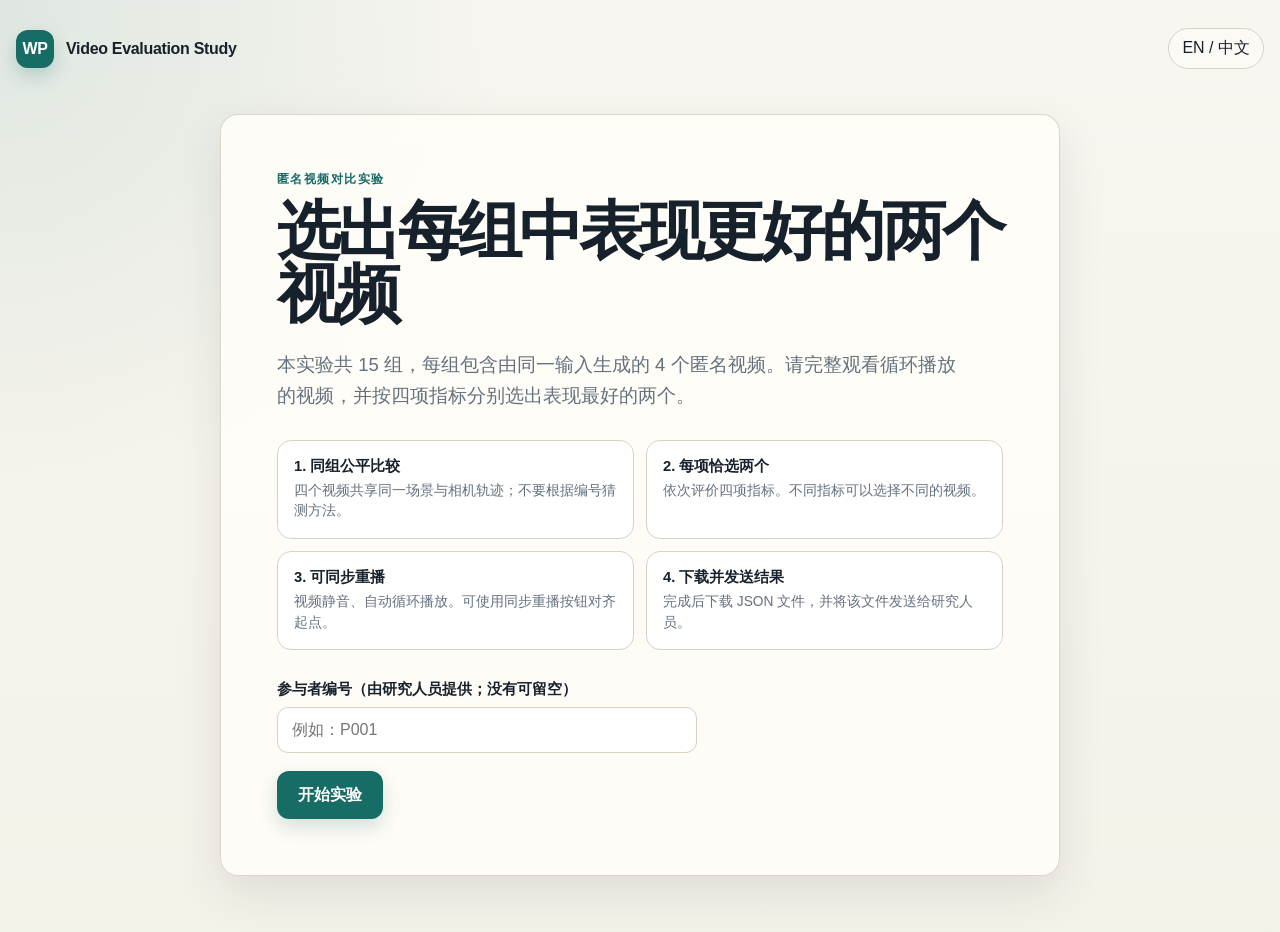
<file: worldprism-user-study/index.html>
<!doctype html>
<html lang="zh-CN">
<head>
  <meta charset="utf-8">
  <meta name="viewport" content="width=device-width, initial-scale=1">
  <meta name="color-scheme" content="light">
  <title>World Model Video User Study</title>
  <style>
    :root {
      --ink: #17212b;
      --muted: #64717e;
      --paper: #f4f1e9;
      --card: #fffdf8;
      --line: #d8d2c5;
      --accent: #176c66;
      --accent-dark: #10534e;
      --accent-soft: #dceee9;
      --danger: #a33a33;
      --shadow: 0 16px 45px rgba(37, 44, 49, .1);
      --radius: 18px;
    }

    * { box-sizing: border-box; }

    html { scroll-behavior: smooth; }

    body {
      margin: 0;
      color: var(--ink);
      background:
        radial-gradient(circle at 0 0, rgba(23, 108, 102, .11), transparent 32rem),
        linear-gradient(180deg, #f8f6f0 0, var(--paper) 100%);
      font-family: Inter, ui-sans-serif, -apple-system, BlinkMacSystemFont, "Segoe UI",
        "PingFang SC", "Hiragino Sans GB", "Microsoft YaHei", Arial, sans-serif;
      min-height: 100vh;
    }

    button, input { font: inherit; }

    button {
      border: 0;
      cursor: pointer;
    }

    button:focus-visible,
    input:focus-visible,
    .video-choice:focus-within {
      outline: 3px solid rgba(23, 108, 102, .28);
      outline-offset: 3px;
    }

    .shell {
      width: min(1480px, calc(100% - 32px));
      margin: 0 auto;
      padding: 28px 0 56px;
    }

    .topbar {
      display: flex;
      align-items: center;
      justify-content: space-between;
      gap: 20px;
      margin-bottom: 24px;
    }

    .brand {
      display: flex;
      align-items: center;
      gap: 12px;
      font-weight: 800;
      letter-spacing: -.02em;
    }

    .brand-mark {
      width: 38px;
      height: 38px;
      border-radius: 12px;
      display: grid;
      place-items: center;
      color: white;
      background: var(--accent);
      box-shadow: 0 8px 18px rgba(23, 108, 102, .22);
    }

    .lang-button {
      padding: 9px 13px;
      border: 1px solid var(--line);
      border-radius: 999px;
      color: var(--ink);
      background: rgba(255, 253, 248, .7);
    }

    .panel {
      border: 1px solid rgba(216, 210, 197, .9);
      border-radius: var(--radius);
      background: rgba(255, 253, 248, .92);
      box-shadow: var(--shadow);
    }

    .intro {
      max-width: 840px;
      margin: 5vh auto 0;
      padding: clamp(28px, 5vw, 56px);
    }

    .eyebrow {
      margin: 0 0 12px;
      color: var(--accent);
      font-size: .78rem;
      font-weight: 850;
      letter-spacing: .12em;
      text-transform: uppercase;
    }

    h1 {
      margin: 0;
      font-size: clamp(2rem, 5vw, 4.35rem);
      line-height: .99;
      letter-spacing: -.055em;
      max-width: 760px;
    }

    .lede {
      margin: 22px 0 28px;
      max-width: 680px;
      color: var(--muted);
      font-size: clamp(1rem, 2vw, 1.16rem);
      line-height: 1.7;
    }

    .instruction-grid {
      display: grid;
      grid-template-columns: repeat(2, minmax(0, 1fr));
      gap: 12px;
      margin: 0 0 30px;
    }

    .instruction {
      padding: 16px;
      border: 1px solid var(--line);
      border-radius: 14px;
      background: #fff;
    }

    .instruction strong {
      display: block;
      margin-bottom: 5px;
      font-size: .92rem;
    }

    .instruction span {
      color: var(--muted);
      font-size: .86rem;
      line-height: 1.5;
    }

    .field {
      display: grid;
      gap: 8px;
      margin-bottom: 18px;
    }

    .field label {
      font-weight: 750;
      font-size: .92rem;
    }

    .field input {
      width: min(100%, 420px);
      padding: 13px 14px;
      border: 1px solid var(--line);
      border-radius: 11px;
      color: var(--ink);
      background: white;
    }

    .primary {
      min-height: 48px;
      padding: 0 21px;
      border-radius: 12px;
      color: white;
      background: var(--accent);
      font-weight: 800;
      box-shadow: 0 8px 20px rgba(23, 108, 102, .2);
    }

    .primary:hover { background: var(--accent-dark); }
    .primary:disabled { opacity: .48; cursor: not-allowed; box-shadow: none; }

    .secondary {
      min-height: 44px;
      padding: 0 15px;
      border: 1px solid var(--line);
      border-radius: 11px;
      color: var(--ink);
      background: #fff;
      font-weight: 700;
    }

    .study { display: none; }

    .study-header {
      position: sticky;
      top: 0;
      z-index: 20;
      margin: 0 -10px 20px;
      padding: 12px 10px;
      background: rgba(244, 241, 233, .9);
      backdrop-filter: blur(14px);
    }

    .study-header-inner {
      display: grid;
      grid-template-columns: 1fr minmax(180px, 420px) auto;
      align-items: center;
      gap: 18px;
    }

    .task-count {
      font-size: .88rem;
      font-weight: 800;
    }

    .progress-track {
      height: 8px;
      overflow: hidden;
      border-radius: 999px;
      background: #dcd7cc;
    }

    .progress-bar {
      width: 0;
      height: 100%;
      border-radius: inherit;
      background: var(--accent);
      transition: width .28s ease;
    }

    .header-actions { display: flex; gap: 8px; }

    .task-head {
      display: flex;
      justify-content: space-between;
      gap: 20px;
      align-items: flex-end;
      margin: 8px 0 16px;
    }

    .task-head h2 {
      margin: 0 0 5px;
      font-size: clamp(1.55rem, 3vw, 2.35rem);
      letter-spacing: -.035em;
    }

    .task-head p {
      margin: 0;
      color: var(--muted);
      line-height: 1.5;
    }

    .sync-controls {
      display: flex;
      gap: 8px;
      flex-wrap: wrap;
      justify-content: flex-end;
    }

    .video-grid {
      display: grid;
      grid-template-columns: repeat(4, minmax(0, 1fr));
      gap: 12px;
      margin-bottom: 18px;
    }

    .video-card {
      overflow: hidden;
      border: 2px solid transparent;
      border-radius: 15px;
      background: #15191c;
      box-shadow: 0 9px 26px rgba(19, 25, 29, .15);
      transition: border-color .18s, transform .18s;
    }

    .video-card.selected {
      border-color: var(--accent);
      transform: translateY(-2px);
    }

    .video-wrap {
      position: relative;
      aspect-ratio: 16 / 10;
      overflow: hidden;
      background: #0e1113;
    }

    video {
      width: 100%;
      height: 100%;
      display: block;
      object-fit: contain;
      background: #0e1113;
    }

    .video-label {
      position: absolute;
      left: 10px;
      top: 10px;
      display: grid;
      place-items: center;
      width: 34px;
      height: 34px;
      border-radius: 50%;
      color: #10201e;
      background: rgba(255, 255, 255, .9);
      font-weight: 900;
      box-shadow: 0 4px 12px rgba(0, 0, 0, .22);
      pointer-events: none;
    }

    .select-row {
      padding: 10px;
      background: #fff;
    }

    .video-choice {
      width: 100%;
      min-height: 40px;
      display: flex;
      align-items: center;
      justify-content: center;
      gap: 8px;
      border-radius: 9px;
      color: var(--ink);
      background: #f1eee7;
      font-size: .86rem;
      font-weight: 800;
      transition: color .18s, background .18s;
    }

    .video-card.selected .video-choice {
      color: var(--accent-dark);
      background: var(--accent-soft);
    }

    .video-choice input {
      position: absolute;
      opacity: 0;
      pointer-events: none;
    }

    .questions {
      padding: 20px;
    }

    .questions-title {
      display: flex;
      align-items: center;
      justify-content: space-between;
      gap: 14px;
      margin-bottom: 14px;
    }

    .questions-title h3 { margin: 0; font-size: 1.05rem; }

    .selection-status {
      color: var(--muted);
      font-size: .84rem;
      font-weight: 750;
    }

    .metric-tabs {
      display: grid;
      grid-template-columns: repeat(4, minmax(0, 1fr));
      gap: 8px;
    }

    .metric-tab {
      position: relative;
      min-height: 92px;
      padding: 13px;
      text-align: left;
      border: 1px solid var(--line);
      border-radius: 12px;
      color: var(--ink);
      background: #fff;
    }

    .metric-tab.active {
      border-color: var(--accent);
      background: var(--accent-soft);
    }

    .metric-tab.done::after {
      content: "✓";
      position: absolute;
      top: 9px;
      right: 10px;
      color: var(--accent);
      font-weight: 900;
    }

    .metric-index {
      display: block;
      margin-bottom: 6px;
      color: var(--accent);
      font-size: .7rem;
      font-weight: 900;
      letter-spacing: .08em;
    }

    .metric-name {
      display: block;
      padding-right: 14px;
      font-size: .86rem;
      font-weight: 850;
      line-height: 1.35;
    }

    .metric-help {
      margin: 15px 0 0;
      padding: 13px 15px;
      border-left: 3px solid var(--accent);
      color: var(--muted);
      background: #f7f5ef;
      font-size: .9rem;
      line-height: 1.6;
    }

    .task-footer {
      display: flex;
      align-items: center;
      justify-content: space-between;
      gap: 14px;
      margin-top: 18px;
    }

    .error {
      min-height: 22px;
      margin: 0;
      color: var(--danger);
      font-size: .88rem;
      font-weight: 700;
    }

    .nav-actions { display: flex; gap: 8px; }

    .finish {
      display: none;
      max-width: 760px;
      margin: 7vh auto 0;
      padding: clamp(30px, 6vw, 60px);
      text-align: center;
    }

    .finish-icon {
      width: 62px;
      height: 62px;
      display: grid;
      place-items: center;
      margin: 0 auto 18px;
      border-radius: 50%;
      color: white;
      background: var(--accent);
      font-size: 1.7rem;
      font-weight: 900;
    }

    .finish h2 {
      margin: 0;
      font-size: clamp(2rem, 5vw, 3.5rem);
      letter-spacing: -.05em;
    }

    .finish p {
      max-width: 560px;
      margin: 16px auto 26px;
      color: var(--muted);
      line-height: 1.7;
    }

    .finish-actions {
      display: flex;
      justify-content: center;
      gap: 10px;
      flex-wrap: wrap;
    }

    .privacy-note {
      margin-top: 16px !important;
      font-size: .82rem;
    }

    @media (max-width: 1060px) {
      .video-grid { grid-template-columns: repeat(2, minmax(0, 1fr)); }
      .metric-tabs { grid-template-columns: repeat(2, minmax(0, 1fr)); }
    }

    @media (max-width: 700px) {
      .shell { width: min(100% - 20px, 1480px); padding-top: 16px; }
      .topbar { margin-bottom: 14px; }
      .intro { margin-top: 2vh; padding: 25px 19px; }
      .instruction-grid { grid-template-columns: 1fr; }
      .study-header-inner { grid-template-columns: 1fr auto; }
      .progress-track { grid-column: 1 / -1; grid-row: 2; }
      .header-actions .secondary:first-child { display: none; }
      .task-head { align-items: flex-start; flex-direction: column; }
      .sync-controls { justify-content: flex-start; }
      .video-grid { gap: 8px; }
      .video-label { width: 29px; height: 29px; font-size: .8rem; }
      .select-row { padding: 7px; }
      .video-choice { min-height: 36px; font-size: .77rem; }
      .questions { padding: 15px; }
      .metric-tabs { grid-template-columns: 1fr; }
      .metric-tab { min-height: 66px; }
      .task-footer { align-items: stretch; flex-direction: column; }
      .nav-actions { display: grid; grid-template-columns: 1fr 1fr; }
    }

    @media (prefers-reduced-motion: reduce) {
      *, *::before, *::after { scroll-behavior: auto !important; transition: none !important; }
    }
  </style>
</head>
<body>
  <main class="shell">
    <header class="topbar">
      <div class="brand">
        <div class="brand-mark" aria-hidden="true">WP</div>
        <span>Video Evaluation Study</span>
      </div>
      <button id="langButton" class="lang-button" type="button" aria-label="Switch language">EN / 中文</button>
    </header>

    <section id="intro" class="intro panel">
      <p class="eyebrow" data-i18n="introEyebrow">匿名视频对比实验</p>
      <h1 data-i18n="introTitle">选出每组中表现更好的两个视频</h1>
      <p class="lede" data-i18n="introLede">
        本实验共 15 组，每组包含由同一输入生成的 4 个匿名视频。请完整观看循环播放的视频，并按四项指标分别选出表现最好的两个。
      </p>

      <div class="instruction-grid">
        <div class="instruction">
          <strong data-i18n="step1Title">1. 同组公平比较</strong>
          <span data-i18n="step1Text">四个视频共享同一场景与相机轨迹；不要根据编号猜测方法。</span>
        </div>
        <div class="instruction">
          <strong data-i18n="step2Title">2. 每项恰选两个</strong>
          <span data-i18n="step2Text">依次评价四项指标。不同指标可以选择不同的视频。</span>
        </div>
        <div class="instruction">
          <strong data-i18n="step3Title">3. 可同步重播</strong>
          <span data-i18n="step3Text">视频静音、自动循环播放。可使用同步重播按钮对齐起点。</span>
        </div>
        <div class="instruction">
          <strong data-i18n="step4Title">4. 下载并发送结果</strong>
          <span data-i18n="step4Text">完成后下载 JSON 文件，并将该文件发送给研究人员。</span>
        </div>
      </div>

      <div class="field">
        <label for="participantId" data-i18n="participantLabel">参与者编号（由研究人员提供；没有可留空）</label>
        <input id="participantId" autocomplete="off" maxlength="80" placeholder="例如：P001">
      </div>
      <button id="startButton" class="primary" type="button" data-i18n="start">开始实验</button>
    </section>

    <section id="study" class="study" aria-live="polite">
      <div class="study-header">
        <div class="study-header-inner">
          <div id="taskCount" class="task-count">场景 1 / 15</div>
          <div class="progress-track" aria-label="Study progress">
            <div id="progressBar" class="progress-bar"></div>
          </div>
          <div class="header-actions">
            <button id="saveDraftButton" class="secondary" type="button" data-i18n="saveDraft">保存草稿</button>
            <button id="exitButton" class="secondary" type="button" data-i18n="instructions">说明</button>
          </div>
        </div>
      </div>

      <div class="task-head">
        <div>
          <p class="eyebrow" data-i18n="compareEyebrow">同一输入 · 匿名排列</p>
          <h2 id="sceneTitle">场景 01</h2>
          <p id="sceneSubtitle">请观察完整循环，再根据下方当前指标选择两个视频。</p>
        </div>
        <div class="sync-controls">
          <button id="replayButton" class="secondary" type="button" data-i18n="replay">↺ 同步重播</button>
          <button id="playPauseButton" class="secondary" type="button" data-i18n="pause">暂停全部</button>
        </div>
      </div>

      <div id="videoGrid" class="video-grid"></div>

      <section class="questions panel">
        <div class="questions-title">
          <h3 data-i18n="metricPrompt">当前指标：请选择两个视频</h3>
          <span id="selectionStatus" class="selection-status">已选 0 / 2</span>
        </div>
        <div id="metricTabs" class="metric-tabs"></div>
        <p id="metricHelp" class="metric-help"></p>
      </section>

      <div class="task-footer">
        <p id="errorMessage" class="error" role="alert"></p>
        <div class="nav-actions">
          <button id="previousButton" class="secondary" type="button" data-i18n="previous">上一组</button>
          <button id="nextButton" class="primary" type="button" data-i18n="next">下一组</button>
        </div>
      </div>
    </section>

    <section id="finish" class="finish panel">
      <div class="finish-icon" aria-hidden="true">✓</div>
      <p class="eyebrow" data-i18n="completeEyebrow">评价完成</p>
      <h2 data-i18n="completeTitle">谢谢参与</h2>
      <p data-i18n="completeText">请下载 JSON 结果文件，并将它发送给研究人员。文件中包含匿名选择及本次随机排列的映射。</p>
      <div class="finish-actions">
        <button id="downloadButton" class="primary" type="button" data-i18n="download">下载 JSON 结果</button>
        <button id="reviewButton" class="secondary" type="button" data-i18n="review">返回检查</button>
      </div>
      <p class="privacy-note" data-i18n="privacy">数据只会在你点击下载时保存到本机；本网页不会上传任何内容。</p>
    </section>
  </main>

  <script>
    "use strict";

    const STUDY_VERSION = "worldprism-user-study-v1.0";
    const STORAGE_KEY = "worldprism_user_study_draft_v1";
    const METHODS = ["ours", "DiffusionAsShader", "worldcompass", "WorldPlay"];
    const CASES = [
      "DL_058_4_forward_backward",
      "DL_026_4_forward_backward",
      "DL_098_4_forward_backward",
      "DL_186_4_forward_backward",
      "DL_226_4_forward_backward",
      "DL_197_10_orbit_left",
      "DL_085_10_orbit_left",
      "DL_237_10_orbit_left",
      "DL_125_10_orbit_left",
      "DL_141_10_orbit_left",
      "DL_134_12_u_turn",
      "DL_102_12_u_turn",
      "DL_150_12_u_turn",
      "DL_294_12_u_turn",
      "DL_206_12_u_turn"
    ];

    const METRICS = [
      {
        id: "geometric_consistency",
        zh: "3D 结构一致性",
        en: "3D structural consistency",
        helpZh: "选择在相机运动中最能保持场景结构、物体形状、空间关系与透视合理性的两个视频。重点留意弯曲、漂移、消失或突然变形。",
        helpEn: "Select the two videos that best preserve scene structure, object shape, spatial relationships, and plausible perspective during camera motion. Watch for warping, drift, disappearance, or sudden deformation."
      },
      {
        id: "temporal_stability",
        zh: "跨帧时间稳定性",
        en: "Temporal stability",
        helpZh: "选择帧间最连贯稳定的两个视频。重点留意闪烁、抖动、纹理跳变、细节忽隐忽现或运动不连续。",
        helpEn: "Select the two most coherent and stable videos over time. Watch for flicker, jitter, texture popping, disappearing details, or discontinuous motion."
      },
      {
        id: "camera_motion_alignment",
        zh: "相机动作符合度",
        en: "Camera-motion alignment",
        helpZh: "选择相机运动最自然、最完整、最符合该组预期轨迹的两个视频。不要因为画面近似静止而给高分。",
        helpEn: "Select the two videos whose camera movement is most natural, complete, and faithful to the intended trajectory. Do not reward a nearly static video."
      },
      {
        id: "visual_quality",
        zh: "整体视觉质量",
        en: "Overall visual quality",
        helpZh: "选择整体观感最好的两个视频，综合考虑清晰度、真实感、纹理细节、色彩与明显的生成伪影。",
        helpEn: "Select the two videos with the best overall appearance, considering sharpness, realism, texture detail, color, and visible generation artifacts."
      }
    ];

    const I18N = {
      zh: {
        introEyebrow: "匿名视频对比实验",
        introTitle: "选出每组中表现更好的两个视频",
        introLede: "本实验共 15 组，每组包含由同一输入生成的 4 个匿名视频。请完整观看循环播放的视频，并按四项指标分别选出表现最好的两个。",
        step1Title: "1. 同组公平比较", step1Text: "四个视频共享同一场景与相机轨迹；不要根据编号猜测方法。",
        step2Title: "2. 每项恰选两个", step2Text: "依次评价四项指标。不同指标可以选择不同的视频。",
        step3Title: "3. 可同步重播", step3Text: "视频静音、自动循环播放。可使用同步重播按钮对齐起点。",
        step4Title: "4. 下载并发送结果", step4Text: "完成后下载 JSON 文件，并将该文件发送给研究人员。",
        participantLabel: "参与者编号（由研究人员提供；没有可留空）",
        participantPlaceholder: "例如：P001",
        start: "开始实验", saveDraft: "保存草稿", instructions: "说明",
        compareEyebrow: "同一输入 · 匿名排列", replay: "↺ 同步重播",
        pause: "暂停全部", play: "播放全部", metricPrompt: "当前指标：请选择两个视频",
        previous: "上一组", next: "下一组", finish: "完成实验",
        completeEyebrow: "评价完成", completeTitle: "谢谢参与",
        completeText: "请下载 JSON 结果文件，并将它发送给研究人员。文件中包含匿名选择及本次随机排列的映射。",
        download: "下载 JSON 结果", review: "返回检查",
        privacy: "数据只会在你点击下载时保存到本机；本网页不会上传任何内容。",
        scene: "场景", sceneSubtitle: "请观察完整循环，再根据下方当前指标选择两个视频。",
        task: "场景", selected: "已选", choose: "选择视频",
        chosen: "已选择", metric: "指标", incompleteMetric: "请先为当前指标恰好选择两个视频。",
        incompleteTask: "本组仍有指标未完成，请完成四项选择后继续。",
        draftSaved: "草稿已保存到此浏览器。", resume: "检测到未完成草稿，已自动恢复。",
        noId: "anonymous", invalidDraft: "草稿无法读取，已开始新的实验。"
      },
      en: {
        introEyebrow: "Anonymous video comparison",
        introTitle: "Choose the two better videos in each group",
        introLede: "This study contains 15 groups. Each group shows four anonymous videos generated from the same input. Watch the looping videos and choose the best two separately for each of four criteria.",
        step1Title: "1. Compare within each group", step1Text: "All four videos share the same scene and camera trajectory. Do not infer methods from labels.",
        step2Title: "2. Choose exactly two", step2Text: "Evaluate all four criteria in order. Your choices may differ by criterion.",
        step3Title: "3. Replay in sync", step3Text: "Videos are muted and loop automatically. Use synchronized replay to align their starting points.",
        step4Title: "4. Download and send", step4Text: "Download the JSON file after completion and send it to the researcher.",
        participantLabel: "Participant ID (provided by the researcher; optional)",
        participantPlaceholder: "e.g. P001",
        start: "Start study", saveDraft: "Save draft", instructions: "Instructions",
        compareEyebrow: "Same input · anonymous order", replay: "↺ Replay in sync",
        pause: "Pause all", play: "Play all", metricPrompt: "Current criterion: choose two videos",
        previous: "Previous", next: "Next", finish: "Finish study",
        completeEyebrow: "Evaluation complete", completeTitle: "Thank you",
        completeText: "Download the JSON result and send it to the researcher. It contains your anonymous choices and the randomization mapping for this session.",
        download: "Download JSON result", review: "Review answers",
        privacy: "Data is saved to your computer only when you click download. This page does not upload anything.",
        scene: "Scene", sceneSubtitle: "Watch a complete loop, then choose two videos for the current criterion below.",
        task: "Scene", selected: "Selected", choose: "Select video",
        chosen: "Selected", metric: "Criterion", incompleteMetric: "Please choose exactly two videos for the current criterion.",
        incompleteTask: "Some criteria in this group are incomplete. Complete all four before continuing.",
        draftSaved: "Draft saved in this browser.", resume: "An unfinished draft was found and restored.",
        noId: "anonymous", invalidDraft: "The draft could not be read. A new study was started."
      }
    };

    let language = "zh";
    let state = null;
    let currentTaskIndex = 0;
    let currentMetricIndex = 0;
    let allPlaying = true;
    let transientMessageTimer = null;

    const $ = (id) => document.getElementById(id);
    const t = (key) => I18N[language][key] || key;

    function randomSeed() {
      const bytes = new Uint32Array(4);
      crypto.getRandomValues(bytes);
      return Array.from(bytes, n => n.toString(16).padStart(8, "0")).join("");
    }

    function shuffle(items) {
      const copy = [...items];
      for (let i = copy.length - 1; i > 0; i--) {
        const random = new Uint32Array(1);
        crypto.getRandomValues(random);
        const j = random[0] % (i + 1);
        [copy[i], copy[j]] = [copy[j], copy[i]];
      }
      return copy;
    }

    function createState(participantId) {
      const taskOrder = shuffle(CASES);
      const videoOrders = {};
      const answers = {};
      for (const caseId of taskOrder) {
        videoOrders[caseId] = shuffle(METHODS);
        answers[caseId] = {};
        for (const metric of METRICS) answers[caseId][metric.id] = [];
      }
      return {
        schemaVersion: STUDY_VERSION,
        participantId: participantId.trim(),
        sessionId: randomSeed(),
        startedAt: new Date().toISOString(),
        lastSavedAt: null,
        completedAt: null,
        userAgent: navigator.userAgent,
        language,
        taskOrder,
        videoOrders,
        answers
      };
    }

    function saveDraft(showMessage = false) {
      if (!state) return;
      state.lastSavedAt = new Date().toISOString();
      state.language = language;
      localStorage.setItem(STORAGE_KEY, JSON.stringify({ state, currentTaskIndex, currentMetricIndex }));
      if (showMessage) showTransientMessage(t("draftSaved"));
    }

    function loadDraft() {
      const raw = localStorage.getItem(STORAGE_KEY);
      if (!raw) return false;
      try {
        const draft = JSON.parse(raw);
        if (!draft.state || draft.state.schemaVersion !== STUDY_VERSION) return false;
        state = draft.state;
        language = state.language === "en" ? "en" : "zh";
        currentTaskIndex = Math.min(Math.max(Number(draft.currentTaskIndex) || 0, 0), CASES.length - 1);
        currentMetricIndex = Math.min(Math.max(Number(draft.currentMetricIndex) || 0, 0), METRICS.length - 1);
        return true;
      } catch {
        localStorage.removeItem(STORAGE_KEY);
        return false;
      }
    }

    function setLanguage(nextLanguage) {
      language = nextLanguage;
      document.documentElement.lang = language === "zh" ? "zh-CN" : "en";
      document.querySelectorAll("[data-i18n]").forEach(el => {
        el.textContent = t(el.dataset.i18n);
      });
      $("participantId").placeholder = t("participantPlaceholder");
      if (state) {
        state.language = language;
        renderTask();
        saveDraft();
      }
    }

    function showStudy() {
      $("intro").style.display = "none";
      $("finish").style.display = "none";
      $("study").style.display = "block";
      renderTask();
      window.scrollTo({ top: 0, behavior: "smooth" });
    }

    function startStudy() {
      if (!state) state = createState($("participantId").value);
      showStudy();
      saveDraft();
    }

    function currentCaseId() {
      return state.taskOrder[currentTaskIndex];
    }

    function currentSelections() {
      return state.answers[currentCaseId()][METRICS[currentMetricIndex].id];
    }

    function taskComplete(caseId) {
      return METRICS.every(metric => state.answers[caseId][metric.id].length === 2);
    }

    function renderTask() {
      if (!state) return;
      const caseId = currentCaseId();
      const order = state.videoOrders[caseId];
      const metric = METRICS[currentMetricIndex];
      const selections = currentSelections();

      $("taskCount").textContent = `${t("task")} ${currentTaskIndex + 1} / ${state.taskOrder.length}`;
      $("progressBar").style.width = `${((currentTaskIndex + 1) / state.taskOrder.length) * 100}%`;
      $("sceneTitle").textContent = `${t("scene")} ${String(currentTaskIndex + 1).padStart(2, "0")}`;
      $("sceneSubtitle").textContent = t("sceneSubtitle");
      $("previousButton").disabled = currentTaskIndex === 0;
      $("nextButton").textContent = currentTaskIndex === state.taskOrder.length - 1 ? t("finish") : t("next");
      $("errorMessage").textContent = "";
      $("playPauseButton").textContent = t(allPlaying ? "pause" : "play");

      $("videoGrid").innerHTML = order.map((method, index) => {
        const label = String.fromCharCode(65 + index);
        const isSelected = selections.includes(method);
        const source = `${encodeURIComponent(method)}/${encodeURIComponent(caseId)}.mp4`;
        return `
          <article class="video-card ${isSelected ? "selected" : ""}" data-method="${method}">
            <div class="video-wrap">
              <video src="${source}" autoplay loop muted playsinline preload="auto"
                aria-label="Video ${label}" disablepictureinpicture></video>
              <span class="video-label">${label}</span>
            </div>
            <div class="select-row">
              <label class="video-choice">
                <input type="checkbox" ${isSelected ? "checked" : ""} data-method="${method}">
                <span>${isSelected ? t("chosen") : t("choose")} ${label}</span>
              </label>
            </div>
          </article>`;
      }).join("");

      $("videoGrid").querySelectorAll("input[type=checkbox]").forEach(input => {
        input.addEventListener("change", () => toggleSelection(input.dataset.method, input));
      });

      $("metricTabs").innerHTML = METRICS.map((item, index) => {
        const done = state.answers[caseId][item.id].length === 2;
        return `
          <button class="metric-tab ${index === currentMetricIndex ? "active" : ""} ${done ? "done" : ""}"
            type="button" data-index="${index}" aria-pressed="${index === currentMetricIndex}">
            <span class="metric-index">${t("metric")} ${index + 1}</span>
            <span class="metric-name">${language === "zh" ? item.zh : item.en}</span>
          </button>`;
      }).join("");

      $("metricTabs").querySelectorAll(".metric-tab").forEach(button => {
        button.addEventListener("click", () => {
          currentMetricIndex = Number(button.dataset.index);
          renderTask();
          saveDraft();
        });
      });

      $("metricHelp").textContent = language === "zh" ? metric.helpZh : metric.helpEn;
      $("selectionStatus").textContent = `${t("selected")} ${selections.length} / 2`;

      requestAnimationFrame(() => {
        const videos = document.querySelectorAll("#videoGrid video");
        videos.forEach(video => {
          if (allPlaying) video.play().catch(() => {
            allPlaying = false;
            $("playPauseButton").textContent = t("play");
          });
        });
      });
    }

    function toggleSelection(method, input) {
      const selected = currentSelections();
      const existingIndex = selected.indexOf(method);
      if (existingIndex >= 0) {
        selected.splice(existingIndex, 1);
      } else if (selected.length < 2) {
        selected.push(method);
      } else {
        input.checked = false;
        $("errorMessage").textContent = t("incompleteMetric");
        return;
      }

      $("errorMessage").textContent = "";
      saveDraft();
      renderTask();

      if (selected.length === 2 && currentMetricIndex < METRICS.length - 1) {
        window.setTimeout(() => {
          currentMetricIndex += 1;
          renderTask();
          saveDraft();
        }, 260);
      }
    }

    function navigateTask(direction) {
      const caseId = currentCaseId();
      if (direction > 0 && !taskComplete(caseId)) {
        const firstIncomplete = METRICS.findIndex(metric => state.answers[caseId][metric.id].length !== 2);
        currentMetricIndex = firstIncomplete < 0 ? 0 : firstIncomplete;
        renderTask();
        $("errorMessage").textContent = t("incompleteTask");
        return;
      }

      if (direction > 0 && currentTaskIndex === state.taskOrder.length - 1) {
        finishStudy();
        return;
      }

      currentTaskIndex = Math.max(0, Math.min(state.taskOrder.length - 1, currentTaskIndex + direction));
      currentMetricIndex = 0;
      saveDraft();
      renderTask();
      window.scrollTo({ top: 0, behavior: "smooth" });
    }

    function replayAll() {
      document.querySelectorAll("#videoGrid video").forEach(video => {
        video.currentTime = 0;
        video.play().catch(() => {});
      });
      allPlaying = true;
      $("playPauseButton").textContent = t("pause");
    }

    function toggleAllPlayback() {
      const videos = document.querySelectorAll("#videoGrid video");
      if (allPlaying) videos.forEach(video => video.pause());
      else videos.forEach(video => video.play().catch(() => {}));
      allPlaying = !allPlaying;
      $("playPauseButton").textContent = t(allPlaying ? "pause" : "play");
    }

    function finishStudy() {
      state.completedAt = new Date().toISOString();
      saveDraft();
      $("study").style.display = "none";
      $("finish").style.display = "block";
      window.scrollTo({ top: 0, behavior: "smooth" });
    }

    function buildExport() {
      const responses = state.taskOrder.map((caseId, randomizedTaskIndex) => {
        const displayOrder = state.videoOrders[caseId];
        const labelsByMethod = Object.fromEntries(displayOrder.map((method, index) => [
          method, String.fromCharCode(65 + index)
        ]));
        const ratings = {};
        for (const metric of METRICS) {
          const selectedMethods = state.answers[caseId][metric.id];
          ratings[metric.id] = {
            selectedLabels: selectedMethods.map(method => labelsByMethod[method]).sort(),
            selectedMethods
          };
        }
        return {
          randomizedTaskIndex: randomizedTaskIndex + 1,
          caseId,
          trajectory: caseId.replace(/^DL_\\d+_\\d+_/, ""),
          displayOrder: displayOrder.map((method, index) => ({
            label: String.fromCharCode(65 + index),
            method
          })),
          ratings
        };
      });

      return {
        schemaVersion: state.schemaVersion,
        studyDesign: {
          numberOfCases: CASES.length,
          videosPerCase: METHODS.length,
          selectionsPerMetric: 2,
          metrics: METRICS.map(metric => ({
            id: metric.id,
            labelZh: metric.zh,
            labelEn: metric.en
          })),
          randomization: "case order and within-case video display order randomized per participant"
        },
        participant: {
          id: state.participantId || null,
          sessionId: state.sessionId
        },
        timing: {
          startedAt: state.startedAt,
          completedAt: state.completedAt || new Date().toISOString(),
          exportedAt: new Date().toISOString()
        },
        environment: {
          language: state.language,
          userAgent: state.userAgent
        },
        responses
      };
    }

    function safeFilenamePart(value) {
      return (value || t("noId")).replace(/[^a-zA-Z0-9_-]+/g, "_").slice(0, 60) || "anonymous";
    }

    function downloadResult() {
      const result = buildExport();
      const blob = new Blob([JSON.stringify(result, null, 2)], { type: "application/json;charset=utf-8" });
      const url = URL.createObjectURL(blob);
      const link = document.createElement("a");
      link.href = url;
      link.download = `worldprism_user_study_${safeFilenamePart(state.participantId)}_${state.sessionId.slice(0, 8)}.json`;
      document.body.appendChild(link);
      link.click();
      link.remove();
      window.setTimeout(() => URL.revokeObjectURL(url), 1000);
    }

    function showTransientMessage(message) {
      clearTimeout(transientMessageTimer);
      $("errorMessage").textContent = message;
      $("errorMessage").style.color = "var(--accent)";
      transientMessageTimer = window.setTimeout(() => {
        $("errorMessage").textContent = "";
        $("errorMessage").style.color = "";
      }, 2400);
    }

    $("langButton").addEventListener("click", () => setLanguage(language === "zh" ? "en" : "zh"));
    $("startButton").addEventListener("click", startStudy);
    $("saveDraftButton").addEventListener("click", () => saveDraft(true));
    $("exitButton").addEventListener("click", () => {
      saveDraft();
      $("study").style.display = "none";
      $("intro").style.display = "block";
      $("participantId").value = state.participantId;
      window.scrollTo({ top: 0, behavior: "smooth" });
    });
    $("replayButton").addEventListener("click", replayAll);
    $("playPauseButton").addEventListener("click", toggleAllPlayback);
    $("previousButton").addEventListener("click", () => navigateTask(-1));
    $("nextButton").addEventListener("click", () => navigateTask(1));
    $("downloadButton").addEventListener("click", downloadResult);
    $("reviewButton").addEventListener("click", () => {
      currentTaskIndex = state.taskOrder.length - 1;
      currentMetricIndex = 0;
      showStudy();
    });

    window.addEventListener("beforeunload", () => saveDraft());

    setLanguage("zh");
    if (loadDraft()) {
      setLanguage(language);
      $("participantId").value = state.participantId;
      showStudy();
      showTransientMessage(t("resume"));
    }
  </script>
</body>
</html>
</file>
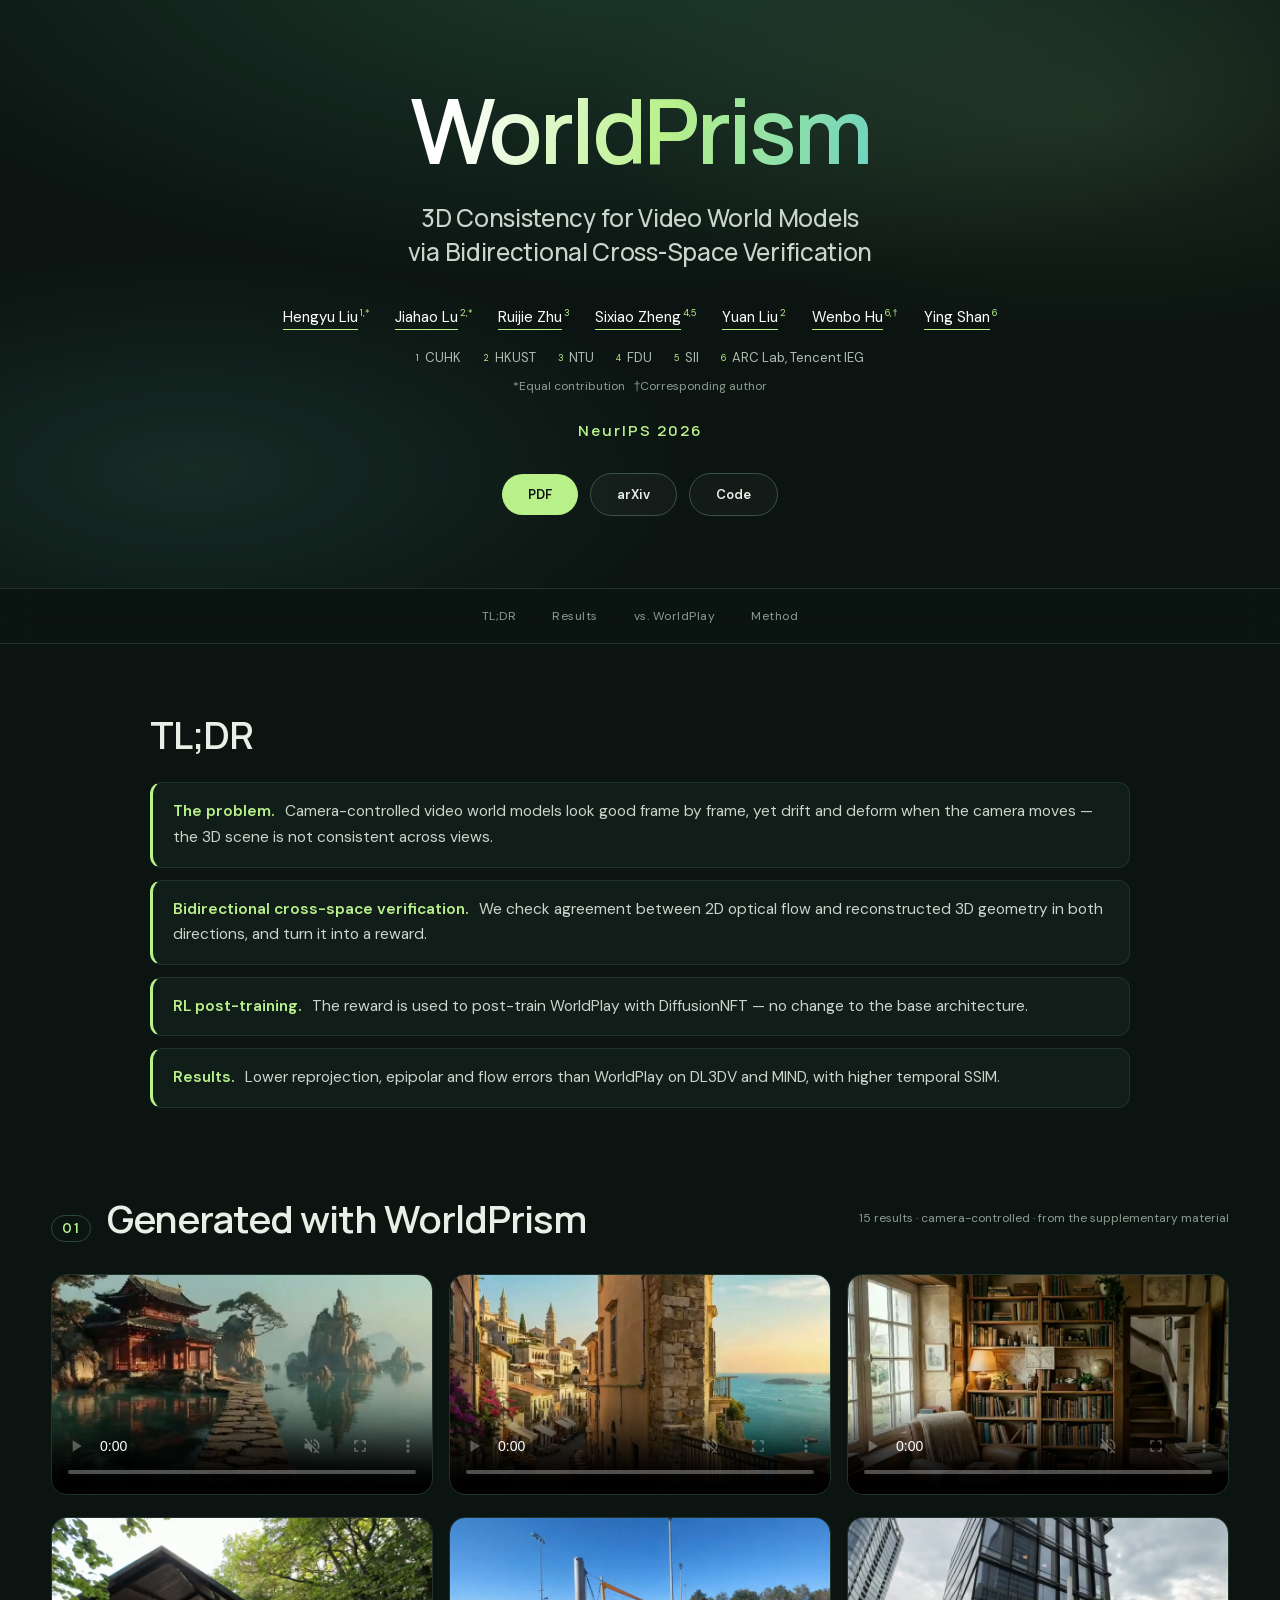
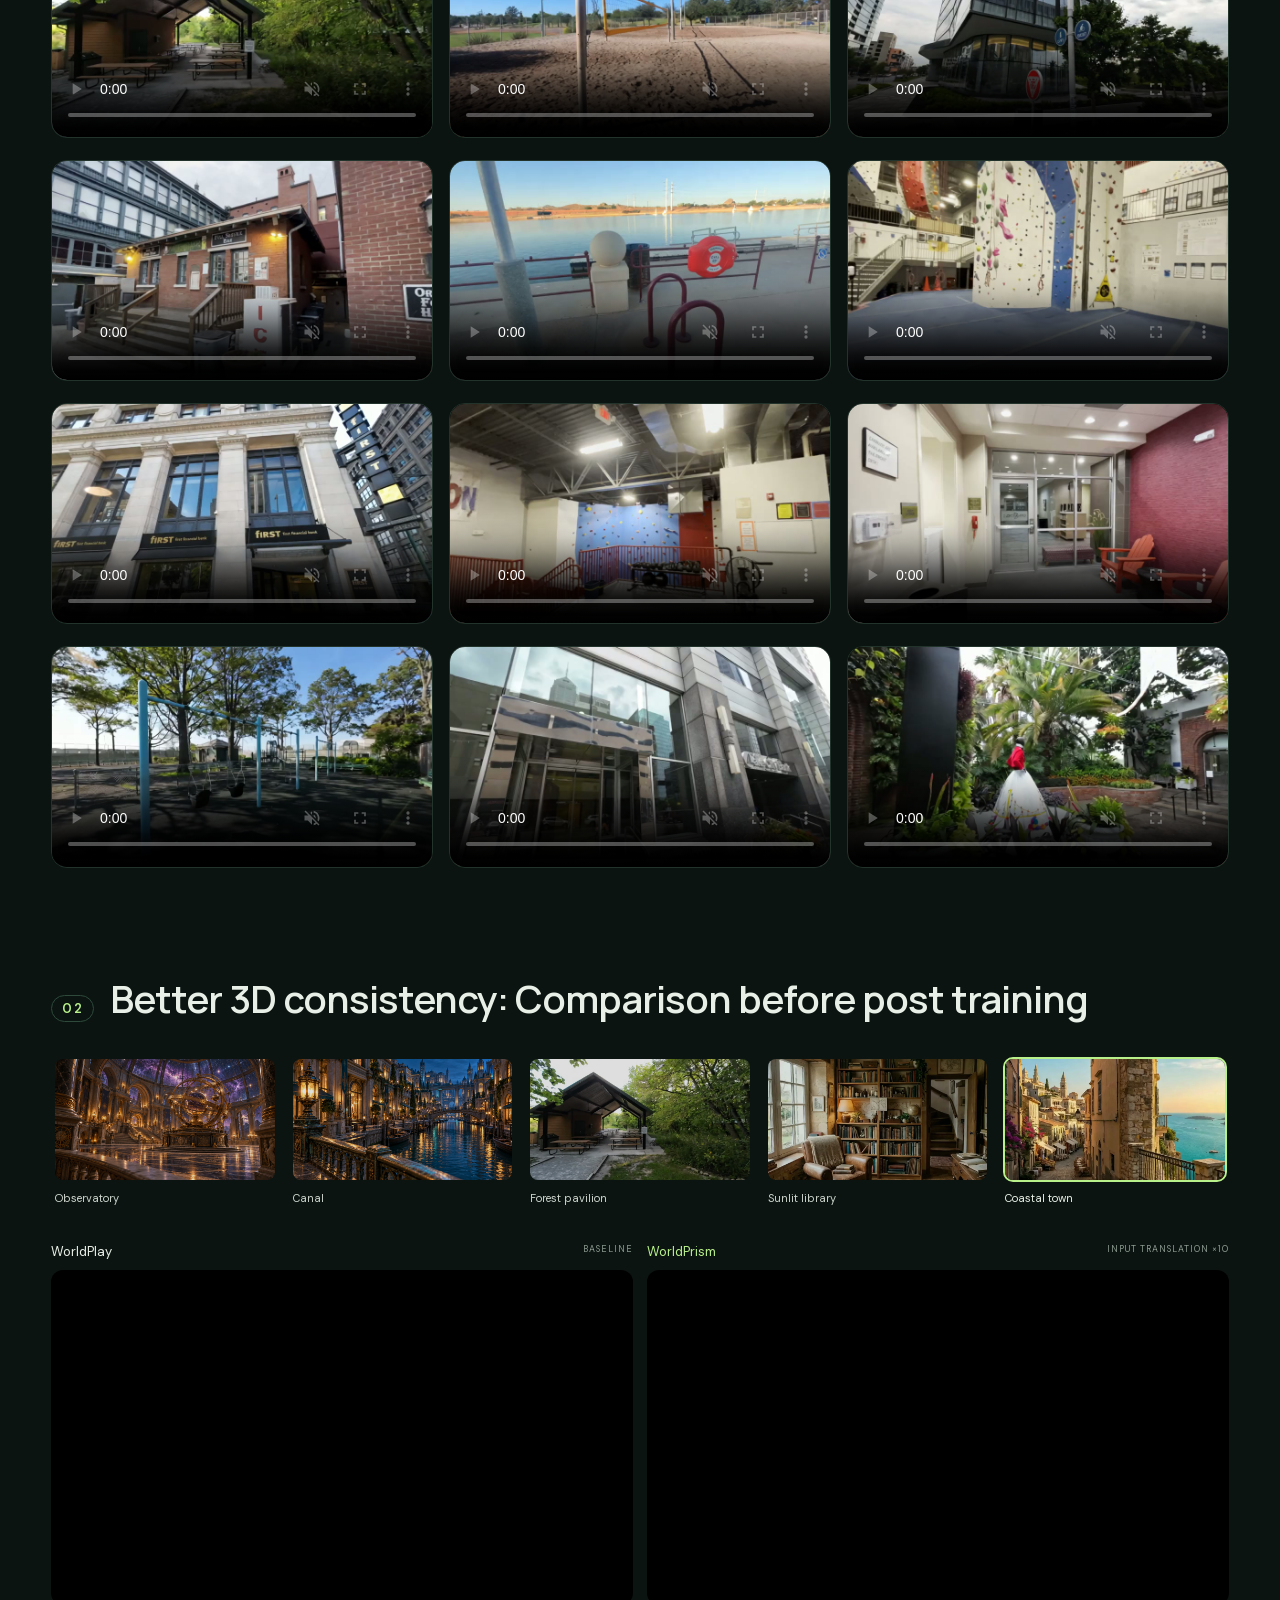
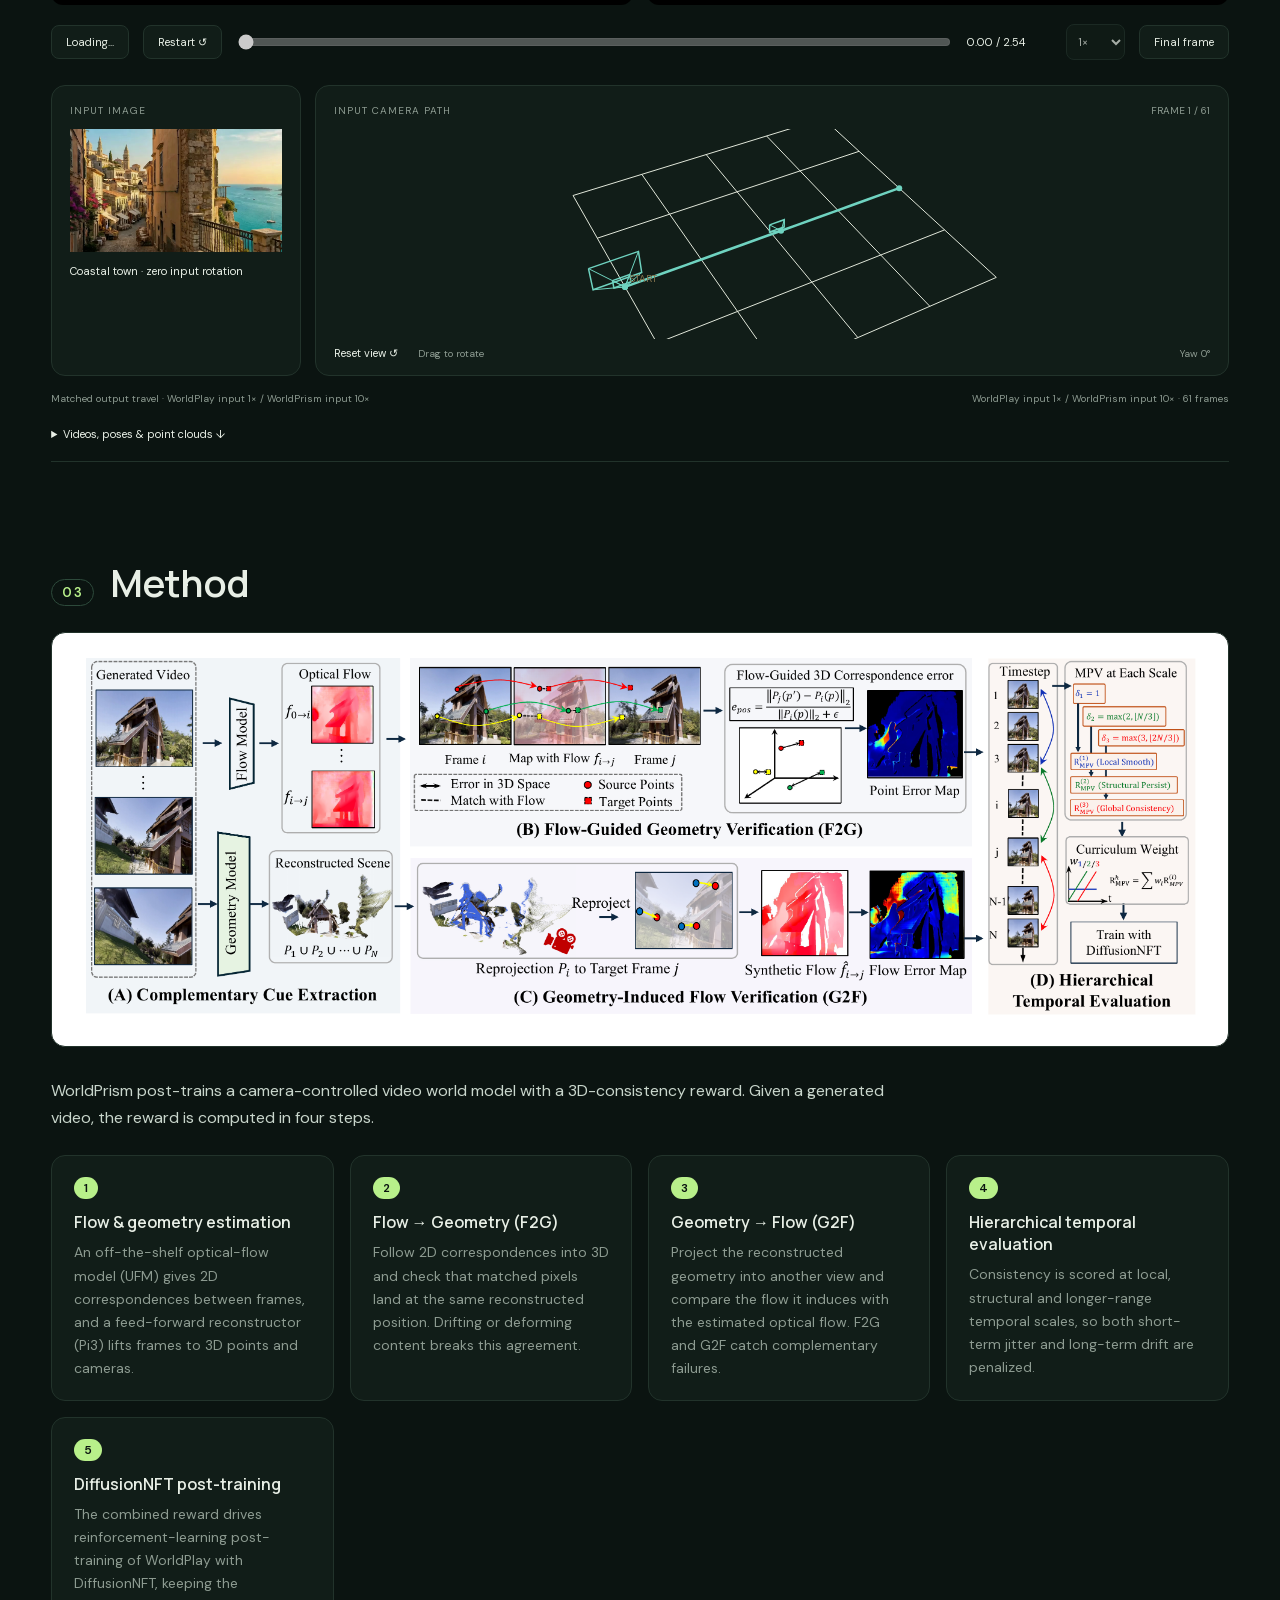
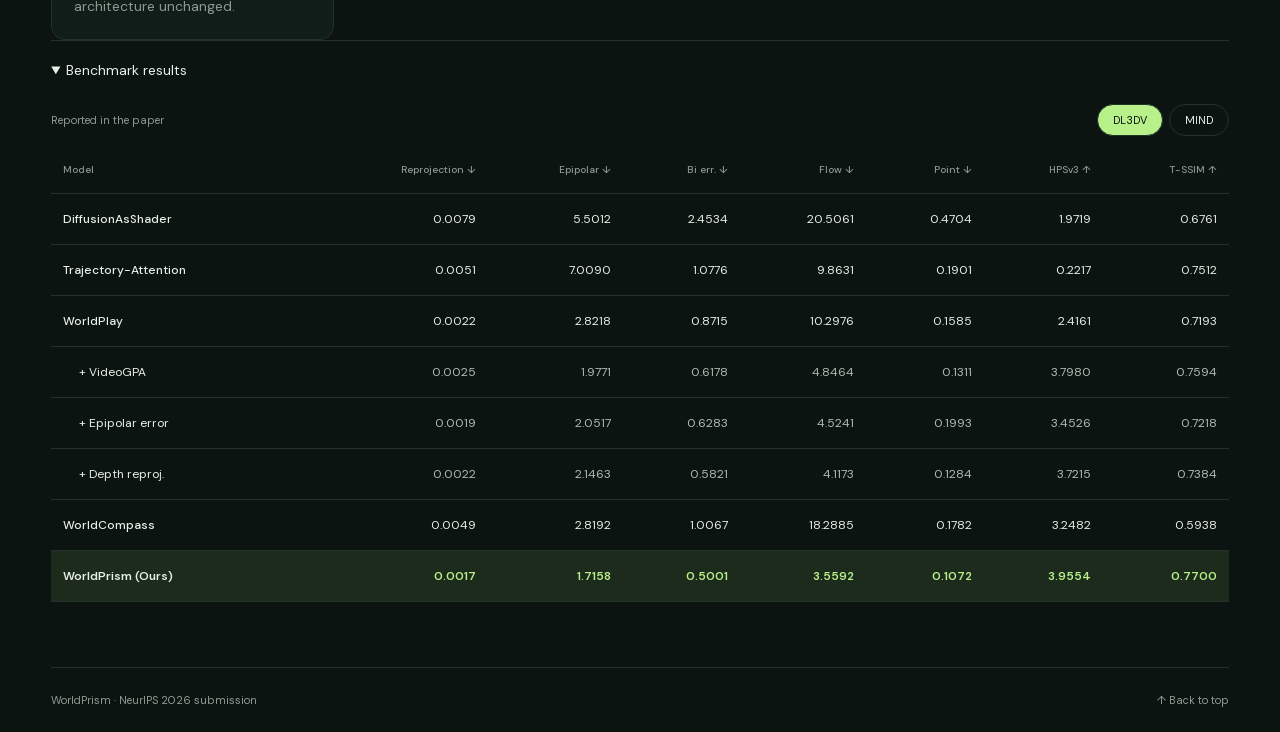
<file: WorldPrism.github.io/index.html>
<!doctype html>
<html lang="en">
<head><meta charset="utf-8"><meta name="viewport" content="width=device-width,initial-scale=1"><meta name="theme-color" content="#0b1411"><meta name="description" content="WorldPrism: 3D Consistency for Video World Models via Bidirectional Cross-Space Verification."><title>WorldPrism — 3D Consistency for Video World Models</title><link rel="icon" type="image/svg+xml" href="assets/favicon.svg"><link rel="stylesheet" href="style.css?v=12"><link rel="stylesheet" href="refine.css?v=9"></head>
<body><main>
<section class="paper-section" id="paper"><div class="hero-glow"></div><div class="wrap"><h1><span class="grad">WorldPrism</span><br><small>3D Consistency for Video World Models<br>via Bidirectional Cross-Space Verification</small></h1>
<ul class="authors-list"><li><a href="https://liuhengyu321.github.io/" target="_blank" rel="noopener">Hengyu Liu</a><sup>1,*</sup></li><li><a href="https://scholar.google.com/citations?user=cRpteW4AAAAJ&amp;hl=zh-CN" target="_blank" rel="noopener">Jiahao Lu</a><sup>2,*</sup></li><li><a href="https://ruijiezhu94.github.io/ruijiezhu/" target="_blank" rel="noopener">Ruijie Zhu</a><sup>3</sup></li><li><a href="https://sixiaozheng.github.io/" target="_blank" rel="noopener">Sixiao Zheng</a><sup>4,5</sup></li><li><a href="https://liuyuan-pal.github.io" target="_blank" rel="noopener">Yuan Liu</a><sup>2</sup></li><li><a href="https://wbhu.github.io" target="_blank" rel="noopener">Wenbo Hu</a><sup>6,†</sup></li><li><a href="https://scholar.google.com/citations?user=4oXBp9UAAAAJ&amp;hl=en" target="_blank" rel="noopener">Ying Shan</a><sup>6</sup></li></ul><ul class="affil-list"><li><sup>1</sup>CUHK</li><li><sup>2</sup>HKUST</li><li><sup>3</sup>NTU</li><li><sup>4</sup>FDU</li><li><sup>5</sup>SII</li><li><sup>6</sup>ARC Lab, Tencent IEG</li></ul><p class="notes">*Equal contribution &nbsp; †Corresponding author</p>
<p class="venue">NeurIPS 2026</p>
<!-- To link an author, change <span>Name</span> into <a href="URL" target="_blank" rel="noopener">Name</a> -->
<div class="paper-actions"><a class="button light" href="assets/paper.pdf" target="_blank" rel="noopener">PDF</a><a class="button ghost" href="#" data-todo="arxiv" aria-disabled="true">arXiv</a><a class="button ghost" href="#" data-todo="code" aria-disabled="true">Code</a></div>
</div></section>
<nav aria-label="Main navigation"><a href="#tldr">TL;DR</a><a href="#generations">Results</a><a href="#compare">vs. WorldPlay</a><a href="#method">Method</a></nav>
<section id="tldr" class="wrap tldr"><h2 class="plain">TL;DR</h2><ul>
<li><b>The problem.</b> Camera-controlled video world models look good frame by frame, yet drift and deform when the camera moves — the 3D scene is not consistent across views.</li>
<li><b>Bidirectional cross-space verification.</b> We check agreement between 2D optical flow and reconstructed 3D geometry in both directions, and turn it into a reward.</li>
<li><b>RL post-training.</b> The reward is used to post-train WorldPlay with DiffusionNFT — no change to the base architecture.</li>
<li><b>Results.</b> Lower reprojection, epipolar and flow errors than WorldPlay on DL3DV and MIND, with higher temporal SSIM.</li></ul></section>
<section id="generations" class="wrap generations"><div class="section-heading"><h2><i>01</i>Generated with WorldPrism</h2><span class="generation-note">15 results · camera-controlled · from the supplementary material</span></div><div class="generation-grid"><article class="generation-card"><video controls muted playsinline loop preload="metadata" poster="assets/supplement/Lyra_new001_u_turn.jpg" aria-label="WorldPrism Mountain temple" src="assets/supplement/Lyra_new001_u_turn.mp4"></video></article><article class="generation-card"><video controls muted playsinline loop preload="metadata" poster="assets/supplement/Lyra_new005_turn_lr_left_A.jpg" aria-label="WorldPrism Coastal town" src="assets/supplement/Lyra_new005_turn_lr_left_A.mp4"></video></article><article class="generation-card"><video controls muted playsinline loop preload="metadata" poster="assets/supplement/Lyra_new006_forward_backward.jpg" aria-label="WorldPrism Sunlit library" src="assets/supplement/Lyra_new006_forward_backward.mp4"></video></article><article class="generation-card"><video controls muted playsinline loop preload="metadata" poster="assets/supplement/DL_240_forward_backward.jpg" aria-label="WorldPrism Forest pavilion" src="assets/supplement/DL_240_forward_backward.mp4"></video></article><article class="generation-card"><video controls muted playsinline loop preload="metadata" poster="assets/supplement/DL_048_forward_backward.jpg" aria-label="WorldPrism Sand court" src="assets/supplement/DL_048_forward_backward.mp4"></video></article><article class="generation-card"><video controls muted playsinline loop preload="metadata" poster="assets/supplement/DL_289_u_turn.jpg" aria-label="WorldPrism City corner" src="assets/supplement/DL_289_u_turn.mp4"></video></article><article class="generation-card"><video controls muted playsinline loop preload="metadata" poster="assets/supplement/DL_062_turn_lr_left_A.jpg" aria-label="WorldPrism Brick courtyard" src="assets/supplement/DL_062_turn_lr_left_A.mp4"></video></article><article class="generation-card"><video controls muted playsinline loop preload="metadata" poster="assets/supplement/DL_116_forward_backward.jpg" aria-label="WorldPrism Riverside" src="assets/supplement/DL_116_forward_backward.mp4"></video></article><article class="generation-card"><video controls muted playsinline loop preload="metadata" poster="assets/supplement/DL_077_u_turn.jpg" aria-label="WorldPrism Climbing hall" src="assets/supplement/DL_077_u_turn.mp4"></video></article><article class="generation-card"><video controls muted playsinline loop preload="metadata" poster="assets/supplement/DL_174_turn_lr_left_A.jpg" aria-label="WorldPrism City facade" src="assets/supplement/DL_174_turn_lr_left_A.mp4"></video></article><article class="generation-card"><video controls muted playsinline loop preload="metadata" poster="assets/supplement/DL_005_u_turn.jpg" aria-label="WorldPrism Indoor climbing" src="assets/supplement/DL_005_u_turn.mp4"></video></article><article class="generation-card"><video controls muted playsinline loop preload="metadata" poster="assets/supplement/DL_138_turn_lr_left_A.jpg" aria-label="WorldPrism Entrance hall" src="assets/supplement/DL_138_turn_lr_left_A.mp4"></video></article><article class="generation-card"><video controls muted playsinline loop preload="metadata" poster="assets/supplement/DL_019_turn_lr_left_B.jpg" aria-label="WorldPrism Playground" src="assets/supplement/DL_019_turn_lr_left_B.mp4"></video></article><article class="generation-card"><video controls muted playsinline loop preload="metadata" poster="assets/supplement/DL_051_turn_lr_left_B.jpg" aria-label="WorldPrism Glass entrance" src="assets/supplement/DL_051_turn_lr_left_B.mp4"></video></article><article class="generation-card"><video controls muted playsinline loop preload="metadata" poster="assets/supplement/DL_123_turn_lr_left_B.jpg" aria-label="WorldPrism Garden courtyard" src="assets/supplement/DL_123_turn_lr_left_B.mp4"></video></article></div></section>
<section id="compare" class="wrap comparison"><div class="section-heading"><h2><i>02</i>Better 3D consistency: Comparison before post training</h2><a id="reel-link" hidden style="display:none" href="assets/new-comparison-reel.mp4" download>Pan comparison reel ↓</a></div><div id="comparison-content"><noscript>Enable JavaScript to view the synchronized comparisons.</noscript></div></section>
<section id="cloud-section" class="wrap" hidden><div class="section-heading"><h2><i>03</i>3D reconstruction comparison</h2><select id="cloud-select" aria-label="Point cloud comparison scene"></select></div><div class="paired-clouds"><div><p class="pair-label">WorldPlay <span>BASELINE</span></p><div class="cloud-stage"><canvas tabindex="0" id="cloud-baseline" aria-label="WorldPlay point cloud and estimated cameras. Drag either view to rotate both."></canvas><div class="cloud-overlay"><span>WorldPlay</span><span class="cloud-frame"></span></div></div></div><div><p class="pair-label ours">WorldPrism <span>OURS</span></p><div class="cloud-stage"><canvas tabindex="0" id="cloud-ours" aria-label="WorldPrism point cloud and estimated cameras. Drag either view to rotate both."></canvas><div class="cloud-overlay"><span>WorldPrism</span><span class="cloud-frame"></span></div></div></div></div><div class="cloud-footer"><button id="cloud-play">Play camera ▷</button><button id="cloud-reset">Reset both ↺</button><button id="cloud-rotate">Rotate both ▷</button><span>Linked view & zoom</span><small>First-frame scale alignment · VGGT estimates</small></div><div id="motion-match" class="motion-match"></div><div id="motion-plot" class="motion-plot" aria-label="Estimated camera translation and rotation over video frames"></div><details class="motion-details"><summary>Motion matching & alignment</summary><p>Scenes are selected using estimated output motion. Translation examples use the explicitly stated WorldPrism input spacing; the observatory pair uses identical inputs. Compensated examples also have feature-based pose checks. These estimates share VGGT depth and are not ground truth. Translation is anchored to corresponding first-frame depth; rotation is measured from the first estimated camera. Active translation and rotation amplitude ratios must both be within 0.8–1.25. New translation and orbit scenes also require visible parallax, at least 0.05 scene-depth translation in both outputs, and consistent travel direction. Orbits must rotate at least 10° in both outputs. Both clouds use the same view, center and scale. Camera paths are not resized to match.</p><a id="motion-report" download>Download motion check ↓</a></details></section>
<section id="method" class="wrap method"><h2><i>03</i>Method</h2><figure class="pipeline"><img src="assets/method.png" alt="WorldPrism: bidirectional cross-space verification and DiffusionNFT post-training" loading="lazy"></figure><div class="method-text"><p class="method-lead">WorldPrism post-trains a camera-controlled video world model with a 3D-consistency reward. Given a generated video, the reward is computed in four steps.</p><div class="method-steps">
<div class="step"><i>1</i><h3>Flow &amp; geometry estimation</h3><p>An off-the-shelf optical-flow model (UFM) gives 2D correspondences between frames, and a feed-forward reconstructor (Pi3) lifts frames to 3D points and cameras.</p></div>
<div class="step"><i>2</i><h3>Flow → Geometry (F2G)</h3><p>Follow 2D correspondences into 3D and check that matched pixels land at the same reconstructed position. Drifting or deforming content breaks this agreement.</p></div>
<div class="step"><i>3</i><h3>Geometry → Flow (G2F)</h3><p>Project the reconstructed geometry into another view and compare the flow it induces with the estimated optical flow. F2G and G2F catch complementary failures.</p></div>
<div class="step"><i>4</i><h3>Hierarchical temporal evaluation</h3><p>Consistency is scored at local, structural and longer-range temporal scales, so both short-term jitter and long-term drift are penalized.</p></div>
<div class="step"><i>5</i><h3>DiffusionNFT post-training</h3><p>The combined reward drives reinforcement-learning post-training of WorldPlay with DiffusionNFT, keeping the architecture unchanged.</p></div></div></div>
<details class="benchmark" open><summary>Benchmark results</summary><div class="results-heading"><span>Reported in the paper</span><div role="group" aria-label="Benchmark dataset" class="dataset-tabs"><button class="active" data-dataset="DL3DV">DL3DV</button><button data-dataset="MIND">MIND</button></div></div><div class="table-scroll"><table><thead><tr><th>Model</th><th>Reprojection ↓</th><th>Epipolar ↓</th><th>Bi err. ↓</th><th>Flow ↓</th><th>Point ↓</th><th>HPSv3 ↑</th><th>T-SSIM ↑</th></tr></thead><tbody id="metrics"></tbody></table></div></details></section>
</main><footer class="wrap"><span>WorldPrism · NeurIPS 2026 submission</span><a href="#paper">↑ Back to top</a></footer><script src="data.js?v=12"></script><script src="pose.js?v=12"></script><script src="joint-pose.js?v=13"></script><script src="cloud.js?v=12"></script><script src="app.js?v=15"></script><script src="autoplay.js?v=1"></script></body></html>
</file>
<file: WorldPrism.github.io/style.css>
@font-face {
  font-family: 'DM Sans';
  font-style: normal;
  font-weight: 400;
  font-display: swap;
  src: url(assets/fonts/54dbf8a8d65ebb49.woff2) format('woff2');
  unicode-range: U+0000-00FF, U+0131, U+0152-0153, U+02BB-02BC, U+02C6, U+02DA, U+02DC, U+0304, U+0308, U+0329, U+2000-206F, U+20AC, U+2122, U+2191, U+2193, U+2212, U+2215, U+FEFF, U+FFFD;
}
@font-face {
  font-family: 'DM Sans';
  font-style: normal;
  font-weight: 500;
  font-display: swap;
  src: url(assets/fonts/54dbf8a8d65ebb49.woff2) format('woff2');
  unicode-range: U+0000-00FF, U+0131, U+0152-0153, U+02BB-02BC, U+02C6, U+02DA, U+02DC, U+0304, U+0308, U+0329, U+2000-206F, U+20AC, U+2122, U+2191, U+2193, U+2212, U+2215, U+FEFF, U+FFFD;
}
@font-face {
  font-family: 'DM Sans';
  font-style: normal;
  font-weight: 600;
  font-display: swap;
  src: url(assets/fonts/54dbf8a8d65ebb49.woff2) format('woff2');
  unicode-range: U+0000-00FF, U+0131, U+0152-0153, U+02BB-02BC, U+02C6, U+02DA, U+02DC, U+0304, U+0308, U+0329, U+2000-206F, U+20AC, U+2122, U+2191, U+2193, U+2212, U+2215, U+FEFF, U+FFFD;
}
@font-face {
  font-family: 'DM Sans';
  font-style: normal;
  font-weight: 700;
  font-display: swap;
  src: url(assets/fonts/54dbf8a8d65ebb49.woff2) format('woff2');
  unicode-range: U+0000-00FF, U+0131, U+0152-0153, U+02BB-02BC, U+02C6, U+02DA, U+02DC, U+0304, U+0308, U+0329, U+2000-206F, U+20AC, U+2122, U+2191, U+2193, U+2212, U+2215, U+FEFF, U+FFFD;
}
@font-face {
  font-family: 'Manrope';
  font-style: normal;
  font-weight: 400;
  font-display: swap;
  src: url(assets/fonts/27326e8505216318.woff2) format('woff2');
  unicode-range: U+0000-00FF, U+0131, U+0152-0153, U+02BB-02BC, U+02C6, U+02DA, U+02DC, U+0304, U+0308, U+0329, U+2000-206F, U+20AC, U+2122, U+2191, U+2193, U+2212, U+2215, U+FEFF, U+FFFD;
}
@font-face {
  font-family: 'Manrope';
  font-style: normal;
  font-weight: 500;
  font-display: swap;
  src: url(assets/fonts/27326e8505216318.woff2) format('woff2');
  unicode-range: U+0000-00FF, U+0131, U+0152-0153, U+02BB-02BC, U+02C6, U+02DA, U+02DC, U+0304, U+0308, U+0329, U+2000-206F, U+20AC, U+2122, U+2191, U+2193, U+2212, U+2215, U+FEFF, U+FFFD;
}
@font-face {
  font-family: 'Manrope';
  font-style: normal;
  font-weight: 600;
  font-display: swap;
  src: url(assets/fonts/27326e8505216318.woff2) format('woff2');
  unicode-range: U+0000-00FF, U+0131, U+0152-0153, U+02BB-02BC, U+02C6, U+02DA, U+02DC, U+0304, U+0308, U+0329, U+2000-206F, U+20AC, U+2122, U+2191, U+2193, U+2212, U+2215, U+FEFF, U+FFFD;
}
@font-face {
  font-family: 'Manrope';
  font-style: normal;
  font-weight: 700;
  font-display: swap;
  src: url(assets/fonts/27326e8505216318.woff2) format('woff2');
  unicode-range: U+0000-00FF, U+0131, U+0152-0153, U+02BB-02BC, U+02C6, U+02DA, U+02DC, U+0304, U+0308, U+0329, U+2000-206F, U+20AC, U+2122, U+2191, U+2193, U+2212, U+2215, U+FEFF, U+FFFD;
}
@font-face {
  font-family: 'Manrope';
  font-style: normal;
  font-weight: 800;
  font-display: swap;
  src: url(assets/fonts/27326e8505216318.woff2) format('woff2');
  unicode-range: U+0000-00FF, U+0131, U+0152-0153, U+02BB-02BC, U+02C6, U+02DA, U+02DC, U+0304, U+0308, U+0329, U+2000-206F, U+20AC, U+2122, U+2191, U+2193, U+2212, U+2215, U+FEFF, U+FFFD;
}

:root{--ink:#17271f;--muted:#6c766c;--cream:#f7f8f2;--line:#dce2d6;--accent:#c9e7a2}*{box-sizing:border-box}body{margin:0;background:var(--cream);color:var(--ink);font-family:'DM Sans',sans-serif;-webkit-font-smoothing:antialiased}html{scroll-behavior:smooth;scroll-padding-top:30px}a{color:inherit;text-decoration:none}button,select,input{font:inherit}button,a,select{-webkit-tap-highlight-color:transparent}button,select{cursor:pointer}button:focus-visible,a:focus-visible,select:focus-visible,input:focus-visible,canvas:focus-visible{outline:2px solid #8ea96b;outline-offset:4px}.wrap{width:92%;max-width:1440px;margin:auto}.paper-section{background:#17271f;color:#edf3e4;text-align:center;padding:55px 0 46px}.paper-section .wrap{max-width:1500px}.eyebrow{font-size:10px;letter-spacing:2.5px;font-weight:600;color:#b0cb95;margin:0 0 28px}h1{font:500 clamp(28px,3.2vw,48px)/1.26 Manrope,sans-serif;letter-spacing:-1.7px;margin:0}.authors{font-size:12px;line-height:1.9;color:#c5d1c0;margin:28px 0}.paper-actions{display:flex;align-items:center;justify-content:center;gap:34px}.button{padding:14px 27px;font-size:12px;font-weight:600;display:inline-block}.light{background:#eaf2db;color:var(--ink)}.text-link{border-bottom:1px solid #61735b;padding:10px 0;font-size:12px}nav{display:flex;gap:32px;justify-content:center;padding:19px;font-size:11px;border-bottom:1px solid var(--line)}h2{font:500 27px Manrope,sans-serif;letter-spacing:-.8px;margin:0}.section-heading{display:flex;align-items:center;justify-content:space-between;gap:24px;margin-bottom:24px}#reel-link{font-size:11px;border-bottom:1px solid #a1ad94;padding-bottom:5px}.comparison{padding:46px 0 0}.scene-strip{display:flex;gap:12px;margin-bottom:26px;overflow-x:auto;padding:3px 2px 10px;scrollbar-width:thin}.scene-button{width:170px;flex:0 0 170px;text-align:left;background:none;padding:0;border:0;opacity:.62;transition:opacity .2s}.scene-button img{display:block;width:100%;aspect-ratio:16/9;object-fit:cover;border:2px solid transparent}.scene-button span{display:block;padding:9px 2px 0;font-size:11px}.scene-button.active,.scene-button:hover{opacity:1}.scene-button.active img{border-color:#5d7f49}.paired-videos{display:grid;grid-template-columns:1fr 1fr;gap:14px}.paired-videos video{display:block;width:100%;aspect-ratio:832/480;background:#122018}.pair-label{display:flex;justify-content:space-between;font-size:13px;margin:0 0 10px}.pair-label span{font-size:9px;letter-spacing:1px;color:var(--muted)}.pair-label.ours{color:#4c6b37}.pair-controls{display:flex;gap:14px;align-items:center;padding:19px 0}.pair-controls button,.pair-controls select,.cloud-footer button,.pose-controls button{background:none;border:1px solid var(--line);padding:9px 14px;font-size:11px;white-space:nowrap}.pair-controls input{flex:1;min-width:0;accent-color:#547044}#pair-time{font-size:11px;font-variant-numeric:tabular-nums;white-space:nowrap;min-width:85px}.pair-controls select{padding:9px 7px}.camera-row{display:grid;grid-template-columns:250px 1fr;gap:14px;margin-top:6px}.input-card,.pose-card{border:1px solid var(--line);padding:18px;position:relative}.card-heading{display:flex;justify-content:space-between;align-items:center;font-size:10px;letter-spacing:1px;color:var(--muted);text-transform:uppercase;margin-bottom:12px}.input-card img{width:100%;aspect-ratio:832/480;object-fit:cover;display:block}.input-card p{font-size:11px;margin:12px 0 0}.pose-card{padding-bottom:8px}.pose-card canvas{display:block;width:100%;height:210px;touch-action:none;cursor:grab}.pose-controls{display:flex;align-items:center;gap:20px;font-size:10px;color:var(--muted)}.pose-controls button{border:0;padding:7px 0}.pose-controls span:last-child{margin-left:auto;font-variant-numeric:tabular-nums}#pose-frame{font-size:10px;letter-spacing:0;font-variant-numeric:tabular-nums}.pair-notes{display:flex;gap:20px;justify-content:space-between;margin:16px 0;font-size:10px;color:var(--muted)}.downloads{border-bottom:1px solid var(--line);padding:6px 0 20px;font-size:11px}.downloads summary,.benchmark summary{cursor:pointer}.download-links{display:flex;gap:14px 25px;flex-wrap:wrap;padding-top:18px}.download-links a{border-bottom:1px solid var(--line);padding-bottom:4px}#cloud-section{padding-top:58px}.section-heading select{max-width:310px;background:transparent;border:1px solid var(--line);padding:10px;font-size:11px}.cloud-stage{height:570px;position:relative;background:#101d18;overflow:hidden}.cloud-stage canvas{width:100%;height:100%;touch-action:none;cursor:grab}.cloud-overlay{position:absolute;bottom:22px;left:25px;right:25px;display:flex;justify-content:space-between;gap:20px;font-size:10px;letter-spacing:.5px;color:#d9e4cd;pointer-events:none}.cloud-footer{display:flex;align-items:center;gap:18px;padding:16px 0;font-size:10px;color:var(--muted)}.cloud-footer small{margin-left:auto;font-size:10px}.cloud-footer button{padding:8px 0;border:0;border-bottom:1px solid var(--line)}.method{padding-top:65px}.pipeline{padding:20px;background:white;border:1px solid var(--line);margin:24px 0}.pipeline img{width:100%;display:block}.benchmark{border-top:1px solid var(--line);padding:20px 0}.benchmark summary{font-size:14px}.results-heading{display:flex;justify-content:space-between;align-items:center;margin:25px 0 10px;font-size:11px;color:var(--muted)}.dataset-tabs{display:flex;gap:6px}.dataset-tabs button{padding:8px 15px;border:1px solid var(--line);background:none;font-size:11px}.dataset-tabs .active{background:var(--ink);color:white}.table-scroll{overflow:auto}table{width:100%;border-collapse:collapse;text-align:right;font-size:12px;white-space:nowrap}th,td{padding:17px 12px;border-bottom:1px solid var(--line)}th{font-weight:500;color:var(--muted);font-size:10px}th:first-child,td:first-child{text-align:left}tbody tr+tr{background:#eaf0e1}footer{border-top:1px solid var(--line);display:flex;justify-content:space-between;padding:25px 0;margin-top:45px!important;font-size:11px;color:var(--muted)}
@media(max-width:760px){.paper-section{padding:40px 0 34px}h1{font-size:29px;letter-spacing:-1px}.authors{font-size:10px;margin:22px 0}.paper-actions{gap:23px}.paper-actions a{font-size:11px}.button{padding:12px 22px}.eyebrow{margin-bottom:22px}h2{font-size:22px}.comparison{padding-top:32px}.section-heading{gap:15px;margin-bottom:20px}#reel-link{font-size:9px;white-space:nowrap}.scene-strip{gap:9px;margin-bottom:19px}.scene-button{width:125px;flex-basis:125px}.scene-button span{font-size:10px}.paired-videos{gap:7px}.pair-label{font-size:11px}.pair-label span{font-size:7px;letter-spacing:.5px}.pair-controls{gap:7px;flex-wrap:wrap}.pair-controls button{font-size:10px;padding:9px}.pair-controls input{flex:1;min-width:85px}#pair-time{font-size:10px;min-width:70px}.pair-controls select{font-size:10px;padding:8px 4px}.camera-row{grid-template-columns:1fr}.input-card{display:grid;grid-template-columns:110px 1fr;column-gap:16px;padding:14px}.input-card .card-heading{grid-column:2;grid-row:1;margin:1px 0 6px;align-self:end}.input-card img{grid-column:1;grid-row:1/3}.input-card p{grid-column:2;grid-row:2;margin:0;align-self:start}.pose-card{padding:14px}.pose-card canvas{height:230px}.pose-controls{gap:14px;font-size:9px}.pair-notes{display:block;line-height:1.8}.pair-notes span{display:block}.section-heading select{max-width:200px;font-size:10px}.cloud-stage{height:420px}.cloud-overlay{left:15px;right:15px;font-size:8px}.cloud-footer{gap:15px;flex-wrap:wrap}.cloud-footer small{margin-left:0}.method{padding-top:42px}.pipeline{padding:8px}.table-scroll{font-size:10px}#cloud-section{padding-top:40px}}
@media(prefers-reduced-motion:reduce){html{scroll-behavior:auto}.scene-button{transition:none}}

@media(max-width:760px){#cloud-section .section-heading{flex-direction:column;align-items:stretch}#cloud-section .section-heading select{max-width:none;width:100%}}

.paired-clouds{display:grid;grid-template-columns:1fr 1fr;gap:14px}.paired-clouds .cloud-stage{height:440px}.motion-match{font-size:11px;display:flex;gap:26px;padding:12px 0;color:#4d6540}.motion-details{font-size:11px;border-bottom:1px solid var(--line);padding:10px 0 20px}.motion-details summary{cursor:pointer}.motion-details p{max-width:850px;line-height:1.7;color:var(--muted)}.motion-details a{border-bottom:1px solid var(--line)}@media(max-width:760px){.paired-clouds{grid-template-columns:1fr;gap:20px}.paired-clouds .cloud-stage{height:350px}.motion-match{display:block;line-height:1.9}.motion-match span{display:block}}

.motion-plot{margin:18px 0 22px;padding:18px 20px 10px;border:1px solid var(--line,#dce1d6)}
.motion-plot svg{display:block;width:100%;height:150px}.motion-plot svg text{font:11px sans-serif;fill:#74806d}
.motion-legend{display:flex;gap:22px;align-items:center;flex-wrap:wrap;font-size:12px}.motion-legend>span:first-child{margin-right:auto}.motion-legend small{color:#7a8275}.baseline-key{color:#9d7335}.ours-key{color:#4e713b}
@media(max-width:640px){.motion-legend{gap:10px;font-size:11px}.motion-legend>span:first-child{width:100%}.motion-plot{padding:14px 12px}.motion-plot svg{height:100px}}

.motion-chart+.motion-chart{border-top:1px solid #dce1d6;margin-top:16px;padding-top:20px}

.generations{padding-top:38px;padding-bottom:70px;border-top:1px solid var(--line)}.generation-grid{display:grid;grid-template-columns:repeat(2,minmax(0,1fr));gap:32px 20px}.generation-card:first-child{grid-column:1/-1}.generation-card{margin:0;min-width:0}.generation-card video{display:block;width:100%;aspect-ratio:832/480;object-fit:contain;background:#17271f}.generation-card:first-child video{max-height:640px}.generation-caption{display:flex;justify-content:space-between;align-items:baseline;gap:16px;padding:16px 0}.generation-caption h3{font-size:17px;font-weight:500;margin:0}.generation-caption span,.generation-note{font-size:12px;color:var(--muted)}@media(max-width:760px){.generation-grid{grid-template-columns:1fr;gap:24px}.generation-card:first-child{grid-column:auto}.generations .section-heading{align-items:start;gap:12px;flex-direction:column}.generation-caption{gap:8px}.generation-caption h3{font-size:15px}}

.generation-card:first-child{grid-column:auto}.generation-card:first-child video{max-height:none}

.scene-strip{display:grid;grid-template-columns:repeat(auto-fit,minmax(145px,1fr));overflow:visible;gap:14px}.scene-button{width:100%;min-width:0;opacity:.88}.scene-button span{white-space:normal;line-height:1.4}@media(max-width:760px){.scene-strip{grid-template-columns:repeat(3,minmax(0,1fr));gap:10px}.scene-button{width:100%}}
</file>
<file: WorldPrism.github.io/refine.css>
/* Refined dark theme (overrides style.css) */
:root{--ink:#e8efe6;--muted:#8d9b91;--cream:#0b1411;--line:#22332b;--accent:#b8f08a;--card:#111d18;--card2:#15241e;--g1:#b8f08a;--g2:#6fd3c0}
body{background:var(--cream);color:var(--ink);font-family:'DM Sans',sans-serif}
html{scroll-padding-top:60px}
a:focus-visible,button:focus-visible,select:focus-visible,input:focus-visible,canvas:focus-visible{outline-color:var(--g1)}
/* hero */
.paper-section{position:relative;overflow:hidden;background:radial-gradient(1200px 500px at 50% -10%,#1d3a2d 0,#0b1411 70%);padding:96px 0 72px;border-bottom:1px solid var(--line)}
.hero-glow{position:absolute;inset:0;background:radial-gradient(500px 220px at 15% 80%,rgba(111,211,192,.12),transparent),radial-gradient(500px 220px at 85% 20%,rgba(184,240,138,.1),transparent);pointer-events:none}
.paper-section .wrap{position:relative}
.eyebrow{color:var(--g1);letter-spacing:3px;margin-bottom:30px}
h1{font:600 clamp(44px,7vw,96px)/1.02 Manrope,sans-serif;letter-spacing:-3px}
h1 .grad{background:linear-gradient(100deg,#fff 10%,var(--g1) 55%,var(--g2));-webkit-background-clip:text;background-clip:text;color:transparent}
h1 small{display:block;margin-top:26px;font:500 clamp(16px,1.9vw,26px)/1.4 Manrope,sans-serif;letter-spacing:-.3px;color:#c9d6cc}
.authors-list{list-style:none;display:flex;flex-wrap:wrap;justify-content:center;gap:8px 26px;padding:0;margin:38px auto 34px;max-width:900px;font-size:15px}
.authors-list a{color:#fff;border-bottom:1px solid var(--g1);padding-bottom:2px;transition:color .2s}
.authors-list a:hover{color:var(--g1)}.authors-list span{color:#c5d1c0}
.paper-actions{flex-wrap:wrap;gap:12px}
.button{border-radius:999px;padding:12px 26px;font-size:13px;transition:transform .2s,background .2s}
.button:hover{transform:translateY(-2px)}
.light{background:var(--g1);color:#0b1411}
.ghost{border:1px solid #3a5247;color:var(--ink);background:rgba(255,255,255,.03)}.ghost:hover{background:rgba(184,240,138,.1);border-color:var(--g1)}
.hero-tag{max-width:640px;margin:36px auto 0;font-size:15px;line-height:1.7;color:var(--muted)}
/* nav */
nav{position:sticky;top:0;z-index:20;background:rgba(11,20,17,.85);backdrop-filter:blur(14px);-webkit-backdrop-filter:blur(14px);border-bottom:1px solid var(--line);gap:36px;font-size:12px;letter-spacing:.5px}
nav a{color:var(--muted);transition:color .2s}nav a:hover{color:var(--g1)}
/* headings */
h2{font:600 clamp(26px,3vw,38px) Manrope,sans-serif;letter-spacing:-1px;display:flex;align-items:baseline;gap:16px}
h2 i{font:600 13px 'DM Sans';font-style:normal;letter-spacing:1.5px;color:var(--g1);border:1px solid #2d4a3b;border-radius:99px;padding:4px 10px}
.section-heading{margin-bottom:30px}
.generations,.comparison,#cloud-section,.method{padding-top:84px}
.generations{border-top:0;padding-bottom:20px}
.comparison{padding-bottom:10px}
/* videos */
.generation-grid{gap:34px 22px}
.generation-card{background:var(--card);border:1px solid var(--line);border-radius:16px;overflow:hidden;transition:transform .25s,border-color .25s}
.generation-card:hover{transform:translateY(-3px);border-color:#3a5a48}
.generation-card video{background:#000}
.generation-caption{padding:14px 18px}
.generation-caption h3{font-size:16px}
.generation-card:first-child{grid-column:1/-1}.generation-card:first-child video{max-height:680px}
@media(max-width:760px){.generation-card:first-child{grid-column:auto}}
/* comparison */
.scene-button img{border-radius:10px;border:2px solid transparent}.scene-button.active img{border-color:var(--g1)}.scene-button span{color:var(--ink)}
.paired-videos video{border-radius:12px;background:#000}
.pair-label.ours{color:var(--g1)}.pair-label span{color:var(--muted)}
.pair-controls button,.pair-controls select,.cloud-footer button,.pose-controls button,.section-heading select{background:var(--card);color:var(--ink);border-color:var(--line);border-radius:8px}
.pair-controls button:hover,.cloud-footer button:hover{border-color:var(--g1)}
.pair-controls input,.pair-controls input[type=range]{accent-color:var(--g1)}
.input-card,.pose-card,.motion-plot{background:var(--card);border-radius:14px;border-color:var(--line)}
.cloud-footer button,.pose-controls button{background:none;border-radius:0}
.cloud-stage{border-radius:14px;border:1px solid var(--line);background:#0a1410}
.motion-match{color:var(--g1)}.motion-details,.downloads{border-color:var(--line);color:var(--ink)}.motion-details p{color:var(--muted)}
.download-links a,.motion-details a{border-color:#34493f}.download-links a:hover{color:var(--g1)}
.motion-plot svg text{fill:#8d9b91}.motion-chart+.motion-chart{border-color:var(--line)}
.motion-legend small{color:var(--muted)}.baseline-key{color:#e0b26a}.ours-key{color:var(--g1)}
/* method */
.pipeline{background:#fff;border-radius:14px;border:1px solid var(--line);padding:24px}
.benchmark{border-color:var(--line)}.dataset-tabs button{background:none;color:var(--ink);border-color:var(--line);border-radius:99px}
.dataset-tabs .active{background:var(--g1);color:#0b1411}
th{color:var(--muted)}th,td{border-color:var(--line)}tbody tr+tr{background:var(--card2)}
footer{border-color:var(--line)}footer a:hover{color:var(--g1)}
@media(max-width:760px){.paper-section{padding:64px 0 48px}h1{letter-spacing:-1.5px}h2{flex-wrap:wrap;gap:8px}}

.venue{margin:-14px 0 32px;font:600 15px Manrope,sans-serif;letter-spacing:2px;color:var(--g1)}
.paper-section{padding-top:84px}
.authors-list sup{font-size:.62em;color:var(--g1);margin-left:2px}
.affil-list{list-style:none;display:flex;flex-wrap:wrap;justify-content:center;gap:8px 22px;padding:0;margin:-12px auto 12px;max-width:900px;font-size:13px;color:#aebcb2}
.affil-list li{display:flex;align-items:center;gap:6px}.affil-list sup{color:var(--g1);font-size:.7em}.affil-list img{height:18px;width:auto}
.notes{font-size:12px;color:var(--muted);margin:0 0 26px}
.venue{margin-top:0}
.generation-grid{grid-template-columns:repeat(3,minmax(0,1fr));gap:22px 16px}
.generation-card:first-child{grid-column:auto}.generation-card:first-child video{max-height:none}
.generation-caption{padding:11px 14px}.generation-caption h3{font-size:14px}.generation-caption span{font-size:11px}
@media(max-width:1000px){.generation-grid{grid-template-columns:repeat(2,minmax(0,1fr))}}
@media(max-width:620px){.generation-grid{grid-template-columns:1fr}}
.motion-match,.motion-plot{display:none!important}

.tldr{padding-top:64px;max-width:980px}h2.plain{margin-bottom:22px}
.tldr ul{list-style:none;margin:0;padding:0;display:grid;gap:12px}
.tldr li{background:var(--card);border:1px solid var(--line);border-left:3px solid var(--g1);border-radius:12px;padding:16px 20px;font-size:15.5px;line-height:1.65;color:#c9d6cc}
.tldr li b{color:var(--g1);font-weight:600;margin-right:6px}
.method-text{margin-top:30px}.method-lead{font-size:16px;line-height:1.7;color:#c9d6cc;max-width:860px;margin:0 0 24px}
.method-steps{display:grid;grid-template-columns:repeat(auto-fit,minmax(260px,1fr));gap:16px}
.step{background:var(--card);border:1px solid var(--line);border-radius:14px;padding:20px 22px}
.step i{font:600 12px 'DM Sans';font-style:normal;color:#0b1411;background:var(--g1);border-radius:99px;display:inline-block;padding:3px 10px;margin-bottom:12px}
.step h3{font:600 16px Manrope,sans-serif;margin:0 0 8px}.step p{margin:0;font-size:14px;line-height:1.65;color:var(--muted)}

tbody tr+tr{background:none}.sub-row th{padding-left:28px;font-weight:400}.sub-row td{color:#aebcb2}
.ours-row{background:rgba(184,240,138,.1)!important}.ours-row th,.ours-row td{color:var(--g1);font-weight:600}
th[scope=row]{font-size:12px;color:var(--ink)}
.generation-card{display:flex}.generation-card video{border-radius:0}

#cloud-section{display:none!important}
</file>
